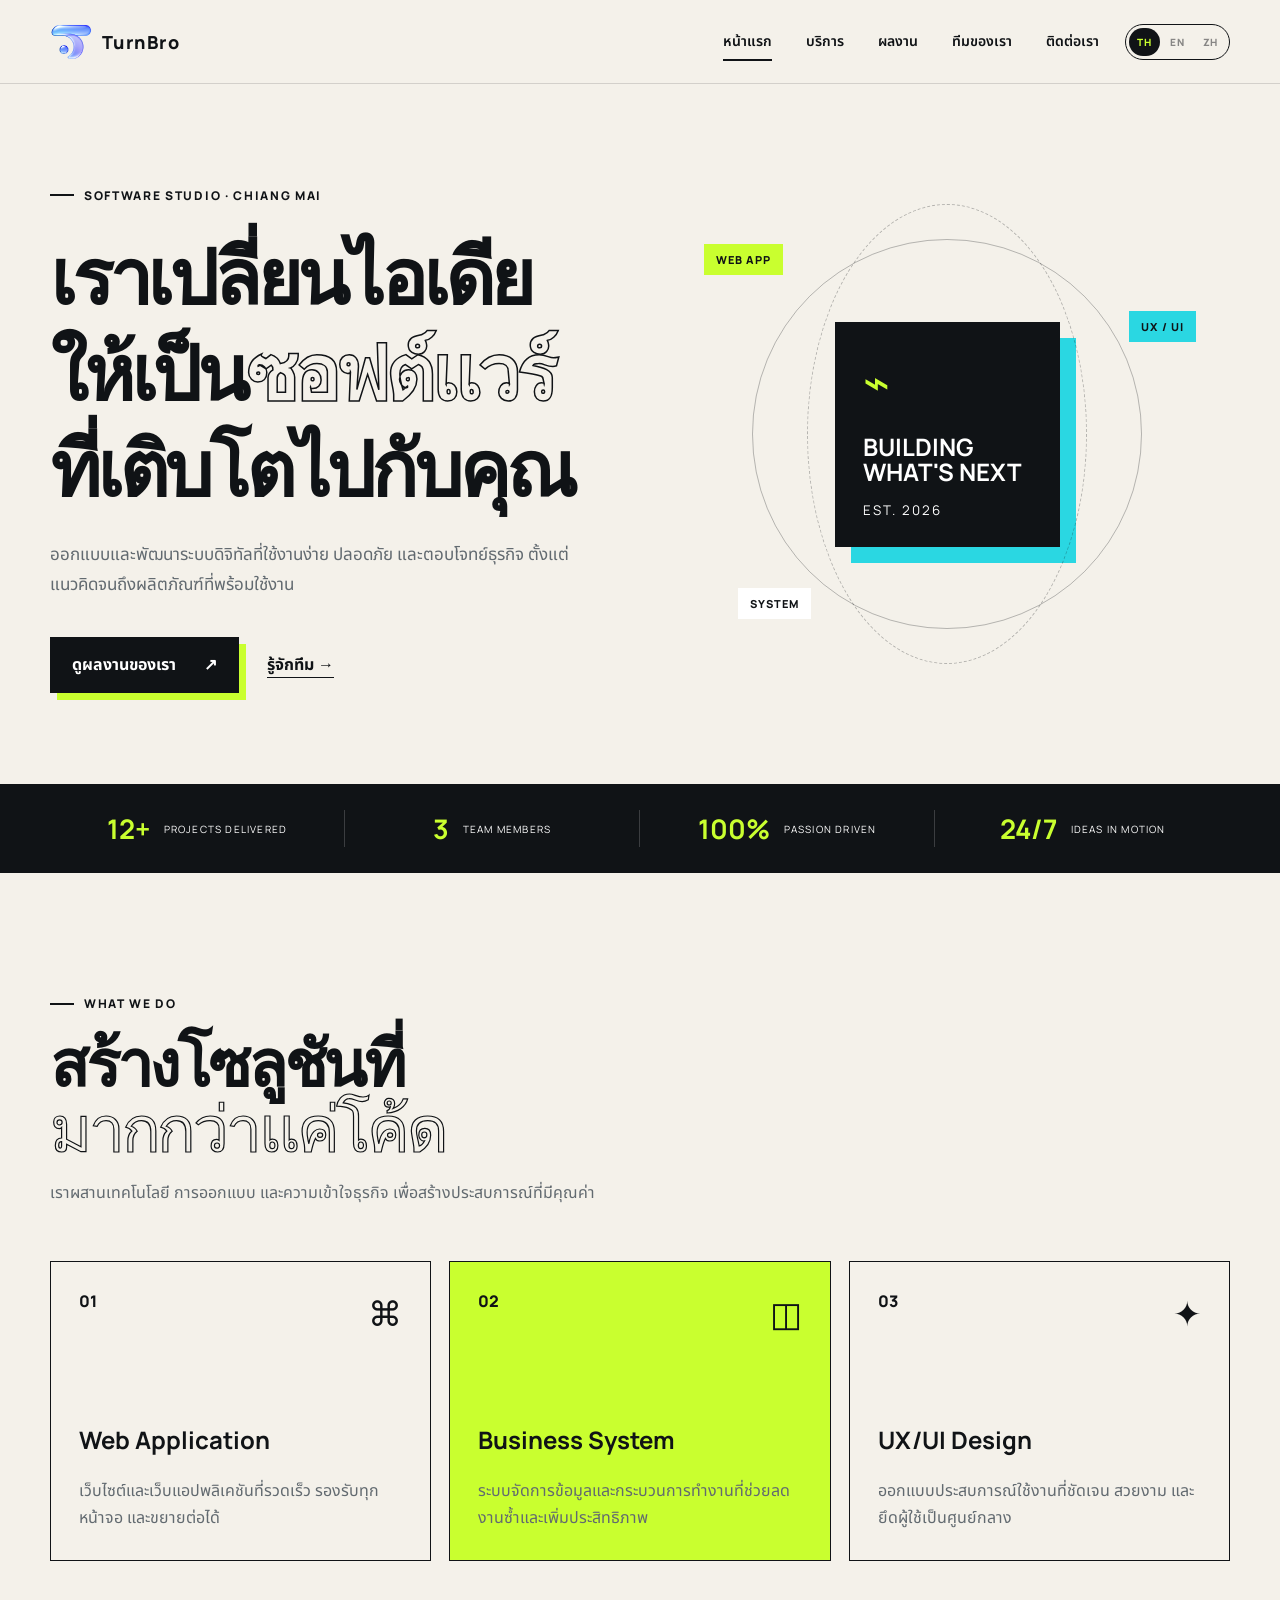
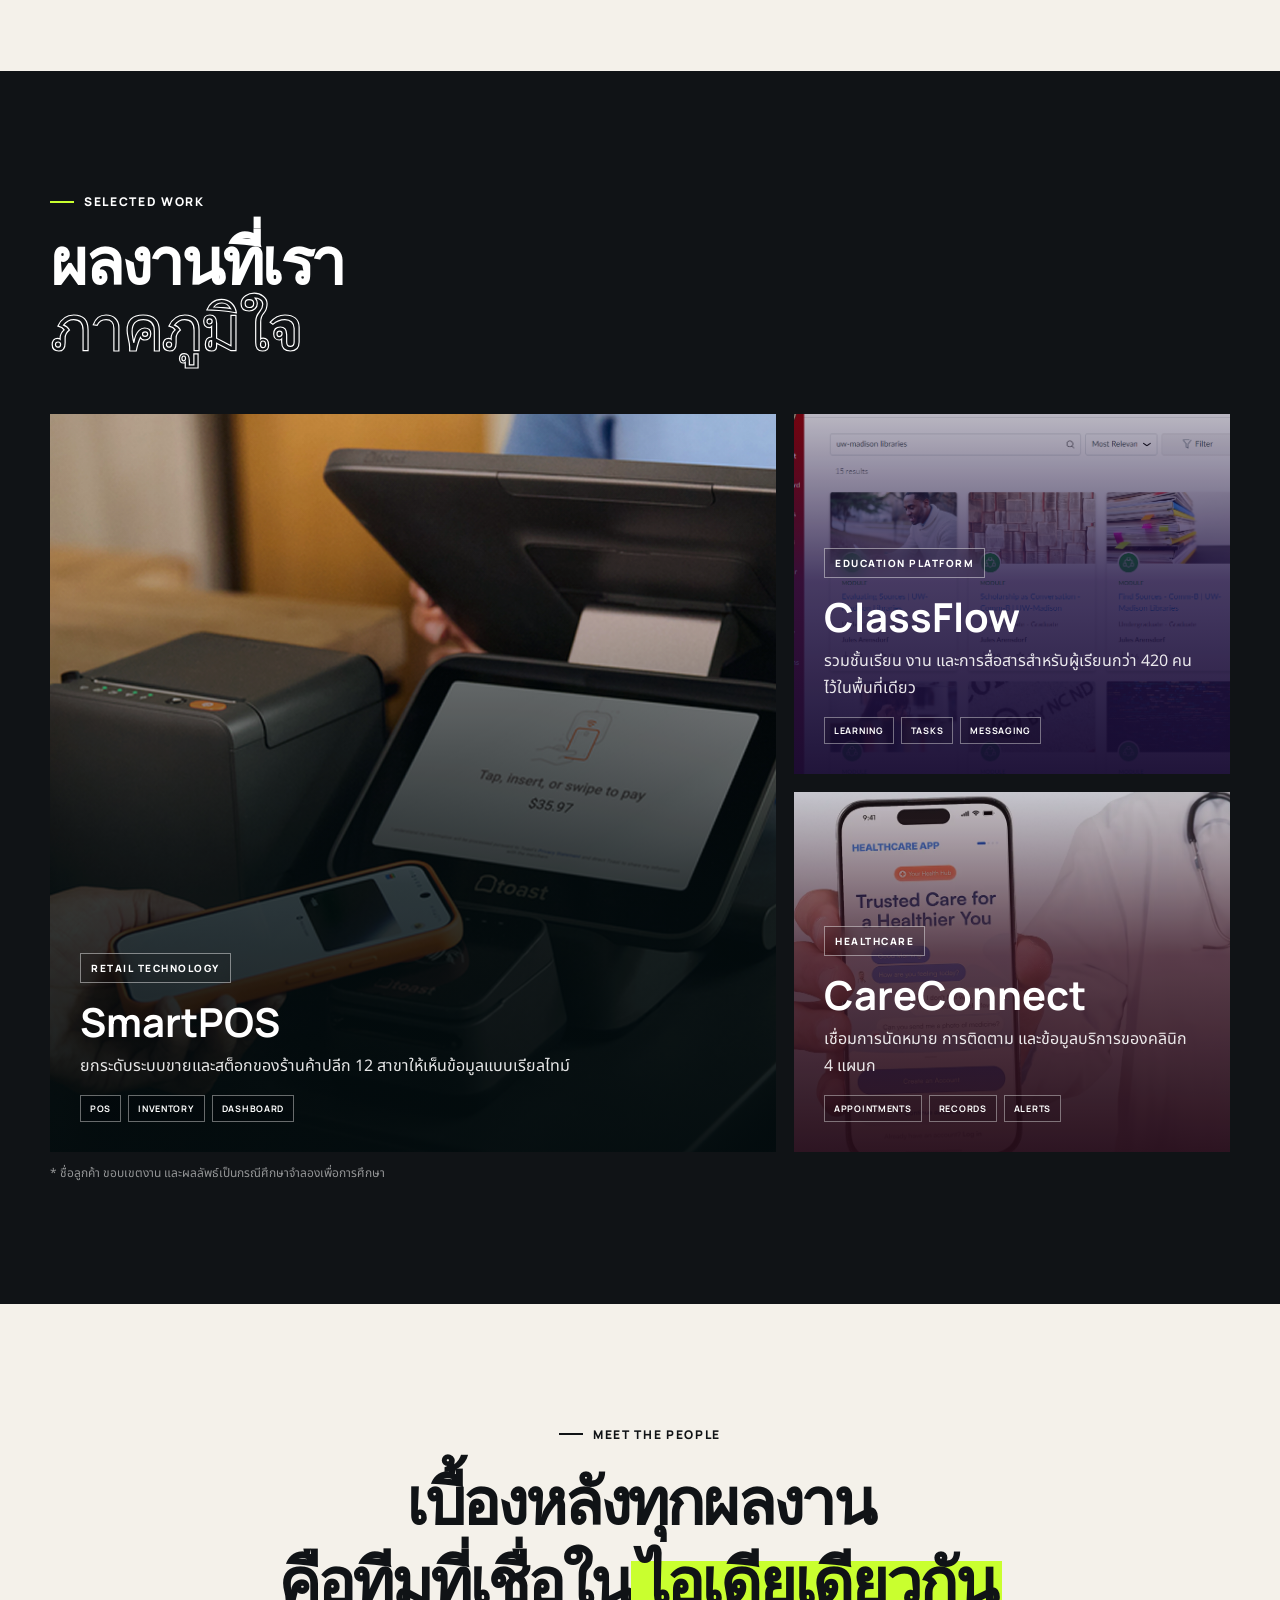
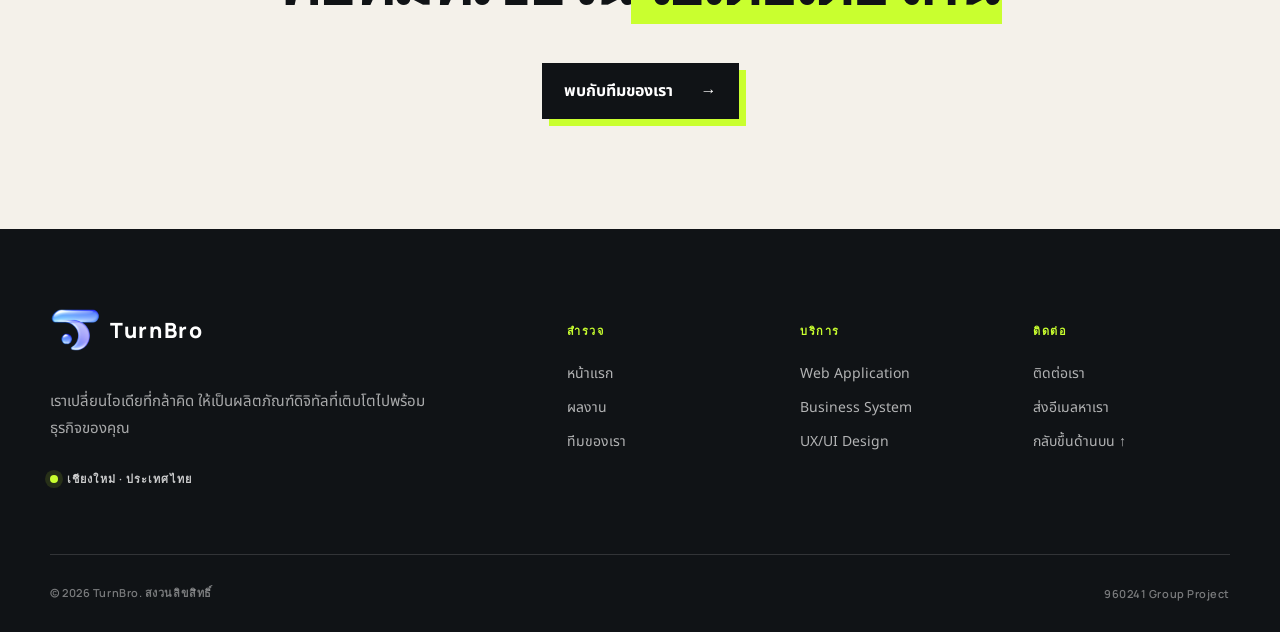
<file: index.html>
<!doctype html>
<html lang="th">
  <head>
    <meta charset="UTF-8">
    <meta name="viewport" content="width=device-width, initial-scale=1.0">
    <meta name="description" content="TurnBro Software บริษัทพัฒนาซอฟต์แวร์ที่เปลี่ยนไอเดียให้เป็นระบบที่ใช้งานได้จริง" data-i18n-content="home.metaDescription">
    <title>TurnBro Software | Digital solutions that work</title>
    <link rel="preconnect" href="https://fonts.googleapis.com">
    <link rel="preconnect" href="https://fonts.gstatic.com" crossorigin>
    <link href="https://fonts.googleapis.com/css2?family=Manrope:wght@400;600;700;800&family=Noto+Sans+Thai:wght@400;500;600;700&display=swap" rel="stylesheet">
    <link rel="stylesheet" href="css/style.css">
    <script src="js/script.js" defer></script>
  </head>
  <body id="top">
    <header class="site-header">
      <a class="brand" href="index.html" aria-label="TurnBro Software หน้าแรก" data-i18n-aria-label="common.homeAria">
        <img class="brand-logo" src="asset/image/logo.png" alt="">
        <span>TurnBro</span>
      </a>
      <div class="header-actions">
        <nav id="site-nav" class="site-nav" aria-label="เมนูหลัก" data-i18n-aria-label="common.mainNav">
          <a class="active" href="index.html" data-i18n="common.home">หน้าแรก</a>
          <a href="#services" data-i18n="common.services">บริการ</a>
          <a href="#work" data-i18n="common.work">ผลงาน</a>
          <a href="team.html" data-i18n="common.team">ทีมของเรา</a>
          <a href="contact.html" data-i18n="common.contact">ติดต่อเรา</a>
        </nav>
        <div class="language-toggle" role="group" aria-label="เลือกภาษา" data-i18n-aria-label="common.chooseLanguage">
          <button type="button" data-language="th" aria-label="ภาษาไทย">TH</button><button type="button" data-language="en" aria-label="English">EN</button><button type="button" data-language="zh" aria-label="简体中文">ZH</button>
        </div>
        <button class="menu-button" type="button" aria-expanded="false" aria-controls="site-nav" data-i18n="common.menu">เมนู</button>
      </div>
    </header>

    <main>
      <section class="hero section-shell">
        <div class="hero-copy reveal">
          <p class="eyebrow"><span></span> SOFTWARE STUDIO · CHIANG MAI</p>
          <h1 data-i18n-html="home.heroTitle">เราเปลี่ยนไอเดีย<br>ให้เป็น<span>ซอฟต์แวร์</span><br>ที่เติบโตไปกับคุณ</h1>
          <p class="hero-description" data-i18n="home.heroDescription">ออกแบบและพัฒนาระบบดิจิทัลที่ใช้งานง่าย ปลอดภัย และตอบโจทย์ธุรกิจ ตั้งแต่แนวคิดจนถึงผลิตภัณฑ์ที่พร้อมใช้งาน</p>
          <div class="hero-actions">
            <a class="button primary" href="#work"><span data-i18n="home.viewWork">ดูผลงานของเรา</span> <span>↗</span></a>
            <a class="text-link" href="team.html"><span data-i18n="home.meetTeam">รู้จักทีม</span> <span>→</span></a>
          </div>
        </div>
        <div class="hero-visual reveal" aria-label="ภาพประกอบระบบดิจิทัล" data-i18n-aria-label="home.heroVisualAria">
          <div class="orbit orbit-one"></div>
          <div class="orbit orbit-two"></div>
          <div class="core-card">
            <span class="core-icon">⌁</span>
            <strong>BUILDING<br>WHAT'S NEXT</strong>
            <small>EST. 2026</small>
          </div>
          <span class="float-label label-one">WEB APP</span>
          <span class="float-label label-two">UX / UI</span>
          <span class="float-label label-three">SYSTEM</span>
        </div>
      </section>

      <section class="stats-bar" aria-label="สถิติบริษัท" data-i18n-aria-label="home.statsAria">
        <div><strong>12+</strong><span>PROJECTS DELIVERED</span></div>
        <div><strong>3</strong><span>TEAM MEMBERS</span></div>
        <div><strong>100%</strong><span>PASSION DRIVEN</span></div>
        <div><strong>24/7</strong><span>IDEAS IN MOTION</span></div>
      </section>

      <section id="services" class="services section-shell section-block">
        <div class="section-heading reveal">
          <p class="eyebrow"><span></span> WHAT WE DO</p>
          <h2 data-i18n-html="home.servicesTitle">สร้างโซลูชันที่<br><em>มากกว่าแค่โค้ด</em></h2>
          <p data-i18n="home.servicesDescription">เราผสานเทคโนโลยี การออกแบบ และความเข้าใจธุรกิจ เพื่อสร้างประสบการณ์ที่มีคุณค่า</p>
        </div>
        <div class="service-grid">
          <a class="service-card reveal" href="web-application.html">
            <span class="card-number">01</span><span class="card-icon">⌘</span>
            <h3>Web Application</h3>
            <p data-i18n="home.webAppDescription">เว็บไซต์และเว็บแอปพลิเคชันที่รวดเร็ว รองรับทุกหน้าจอ และขยายต่อได้</p>
          </a>
          <a class="service-card featured reveal" href="business-system.html">
            <span class="card-number">02</span><span class="card-icon">◫</span>
            <h3>Business System</h3>
            <p data-i18n="home.businessSystemDescription">ระบบจัดการข้อมูลและกระบวนการทำงานที่ช่วยลดงานซ้ำและเพิ่มประสิทธิภาพ</p>
          </a>
          <a class="service-card reveal" href="ux-ui-design.html">
            <span class="card-number">03</span><span class="card-icon">✦</span>
            <h3>UX/UI Design</h3>
            <p data-i18n="home.uxDescription">ออกแบบประสบการณ์ใช้งานที่ชัดเจน สวยงาม และยึดผู้ใช้เป็นศูนย์กลาง</p>
          </a>
        </div>
      </section>

      <section id="work" class="work-section section-block">
        <div class="section-shell">
          <div class="section-heading light reveal">
            <p class="eyebrow"><span></span> SELECTED WORK</p>
            <h2 data-i18n-html="home.workTitle">ผลงานที่เรา<br><em>ภาคภูมิใจ</em></h2>
          </div>
          <div class="project-grid">
            <article class="project-card project-pos reveal">
              <p class="project-kicker">RETAIL TECHNOLOGY</p>
              <h3>SmartPOS</h3>
              <p class="project-summary" data-i18n="home.smartPosDescription">ระบบขายหน้าร้านและจัดการสต็อกแบบเรียลไทม์</p>
              <div class="project-tags"><span>POS</span><span>Inventory</span><span>Dashboard</span></div>
            </article>
            <article class="project-card project-school reveal">
              <p class="project-kicker">EDUCATION PLATFORM</p>
              <h3>ClassFlow</h3>
              <p class="project-summary" data-i18n="home.classFlowDescription">พื้นที่จัดการชั้นเรียน งาน และการสื่อสารในที่เดียว</p>
              <div class="project-tags"><span>Learning</span><span>Tasks</span><span>Messaging</span></div>
            </article>
            <article class="project-card project-health reveal">
              <p class="project-kicker">HEALTHCARE</p>
              <h3>CareConnect</h3>
              <p class="project-summary" data-i18n="home.careConnectDescription">ระบบนัดหมายและติดตามข้อมูลการดูแลสุขภาพ</p>
              <div class="project-tags"><span>Appointments</span><span>Records</span><span>Alerts</span></div>
            </article>
          </div>
          <p class="project-note" data-i18n="home.projectNote">* ผลงานเป็นกรณีศึกษาจำลองเพื่อการศึกษา</p>
        </div>
      </section>

      <section class="cta section-shell section-block reveal">
        <p class="eyebrow"><span></span> MEET THE PEOPLE</p>
        <h2 data-i18n-html="home.ctaTitle">เบื้องหลังทุกผลงาน<br>คือทีมที่เชื่อใน<span>ไอเดียเดียวกัน</span></h2>
        <a class="button primary" href="team.html"><span data-i18n="home.meetOurTeam">พบกับทีมของเรา</span> <span>→</span></a>
      </section>
    </main>

    <footer class="site-footer">
      <div class="footer-main">
        <div class="footer-brand"><a class="brand" href="index.html" aria-label="TurnBro home"><img class="brand-logo" src="asset/image/logo.png" alt=""><span>TurnBro</span></a><p data-i18n="footer.tagline">เราเปลี่ยนไอเดียที่กล้าคิด ให้เป็นผลิตภัณฑ์ดิจิทัลที่เติบโตไปพร้อมธุรกิจของคุณ</p><span class="footer-location" data-i18n="footer.location">เชียงใหม่ · ประเทศไทย</span></div>
        <div class="footer-nav">
          <div><h2 data-i18n="footer.explore">สำรวจ</h2><a href="index.html" data-i18n="common.home">หน้าแรก</a><a href="index.html#work" data-i18n="common.work">ผลงาน</a><a href="team.html" data-i18n="common.team">ทีมของเรา</a></div>
          <div><h2 data-i18n="footer.services">บริการ</h2><a href="web-application.html" data-i18n="footer.webApp">Web Application</a><a href="business-system.html" data-i18n="footer.businessSystem">Business System</a><a href="ux-ui-design.html" data-i18n="footer.uxui">UX/UI Design</a></div>
          <div><h2 data-i18n="footer.connect">ติดต่อ</h2><a href="contact.html" data-i18n="common.contact">ติดต่อเรา</a><a href="mailto:hello@turnbro.example" data-i18n="footer.email">ส่งอีเมลหาเรา</a><a href="#top" data-i18n="common.backToTop">กลับขึ้นด้านบน ↑</a></div>
        </div>
      </div>
      <div class="footer-bottom"><p data-i18n="footer.copyright">© 2026 TurnBro. สงวนลิขสิทธิ์</p><p data-i18n="footer.academic">960241 Group Project</p></div>
    </footer>
  </body>
</html>
</file>
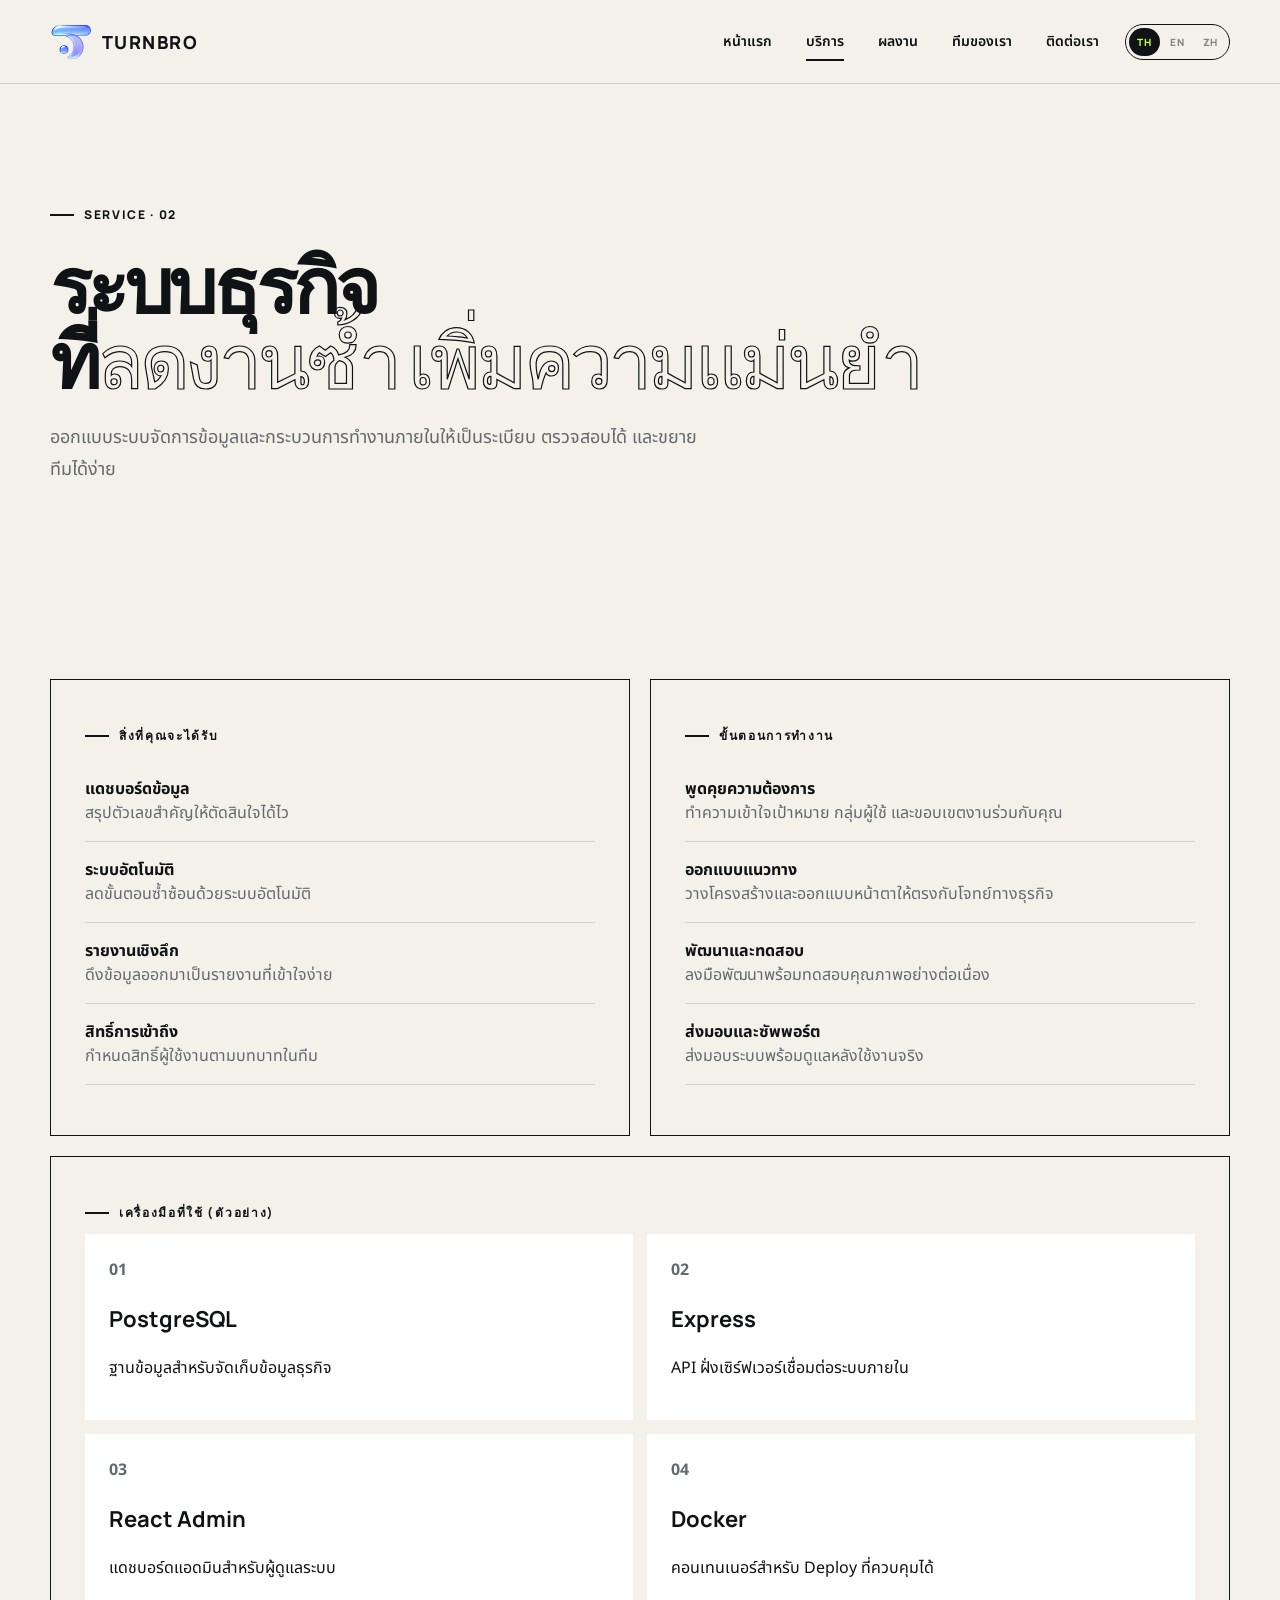
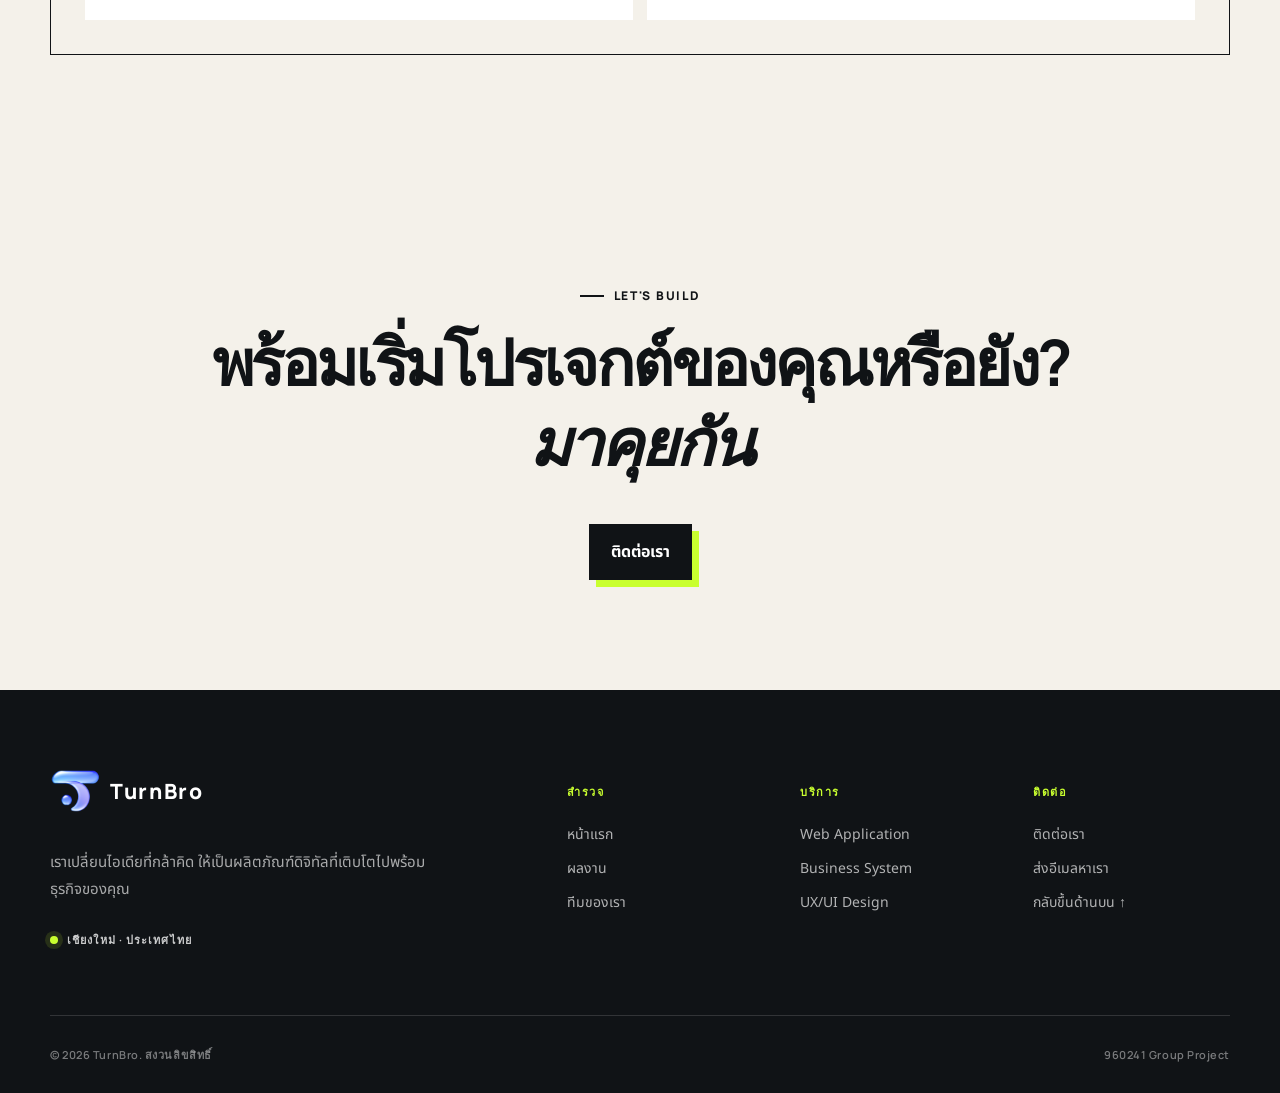
<file: business-system.html>
<!doctype html>
<html lang="th">
  <head>
    <meta charset="UTF-8">
    <meta name="viewport" content="width=device-width, initial-scale=1.0">
    <title data-i18n-title="service.biz.title">Business System | TurnBro Software</title>
    <link rel="preconnect" href="https://fonts.googleapis.com">
    <link rel="preconnect" href="https://fonts.gstatic.com" crossorigin>
    <link href="https://fonts.googleapis.com/css2?family=Manrope:wght@400;600;700;800&family=Noto+Sans+Thai:wght@400;500;600;700&display=swap" rel="stylesheet">
    <link rel="stylesheet" href="css/style.css">
    <script src="js/script.js" defer></script>
  </head>
  <body>
    <header class="site-header">
      <a class="brand" href="index.html" aria-label="TurnBro home"><img class="brand-logo" src="asset/image/logo.png" alt=""><span>TURNBRO</span></a>
      <div class="header-actions">
        <nav id="site-nav" class="site-nav" aria-label="เมนูหลัก" data-i18n-aria-label="common.mainNav">
          <a href="index.html" data-i18n="common.home">หน้าแรก</a><a class="active" href="index.html#services" data-i18n="common.services">บริการ</a><a href="index.html#work" data-i18n="common.work">ผลงาน</a><a href="team.html" data-i18n="common.team">ทีมของเรา</a><a href="contact.html" data-i18n="common.contact">ติดต่อเรา</a>
        </nav>
        <div class="language-toggle" role="group" aria-label="เลือกภาษา" data-i18n-aria-label="common.chooseLanguage"><button type="button" data-language="th" aria-label="ภาษาไทย">TH</button><button type="button" data-language="en" aria-label="English">EN</button><button type="button" data-language="zh" aria-label="简体中文">ZH</button></div>
        <button class="menu-button" type="button" aria-expanded="false" aria-controls="site-nav" data-i18n="common.menu">เมนู</button>
      </div>
    </header>

    <main>
      <section class="page-hero section-shell reveal">
        <p class="eyebrow"><span></span> SERVICE · 02</p>
        <h1 data-i18n-html="service.biz.heroTitle">ระบบธุรกิจ<br>ที่<em>ลดงานซ้ำ เพิ่มความแม่นยำ</em></h1>
        <p data-i18n="service.biz.heroDescription">ออกแบบระบบจัดการข้อมูลและกระบวนการทำงานภายในให้เป็นระเบียบ ตรวจสอบได้ และขยายทีมได้ง่าย</p>
      </section>

      <section class="profile-content section-shell section-block">
        <article class="info-block reveal">
          <p class="eyebrow"><span></span> <b data-i18n="service.getTitle">สิ่งที่คุณจะได้รับ</b></p>
          <ul class="timeline">
            <li><b data-i18n="service.biz.item1Title">แดชบอร์ดข้อมูล</b><span data-i18n="service.biz.item1Desc">สรุปตัวเลขสำคัญให้ตัดสินใจได้ไว</span></li>
            <li><b data-i18n="service.biz.item2Title">ระบบอัตโนมัติ</b><span data-i18n="service.biz.item2Desc">ลดขั้นตอนซ้ำซ้อนด้วยระบบอัตโนมัติ</span></li>
            <li><b data-i18n="service.biz.item3Title">รายงานเชิงลึก</b><span data-i18n="service.biz.item3Desc">ดึงข้อมูลออกมาเป็นรายงานที่เข้าใจง่าย</span></li>
            <li><b data-i18n="service.biz.item4Title">สิทธิ์การเข้าถึง</b><span data-i18n="service.biz.item4Desc">กำหนดสิทธิ์ผู้ใช้งานตามบทบาทในทีม</span></li>
          </ul>
        </article>
        <article class="info-block reveal">
          <p class="eyebrow"><span></span> <b data-i18n="service.processTitle">ขั้นตอนการทำงาน</b></p>
          <ol class="timeline">
            <li><b data-i18n="service.processStep1Title">พูดคุยความต้องการ</b><span data-i18n="service.processStep1Desc">ทำความเข้าใจเป้าหมาย กลุ่มผู้ใช้ และขอบเขตงานร่วมกับคุณ</span></li>
            <li><b data-i18n="service.processStep2Title">ออกแบบแนวทาง</b><span data-i18n="service.processStep2Desc">วางโครงสร้างและออกแบบหน้าตาให้ตรงกับโจทย์ทางธุรกิจ</span></li>
            <li><b data-i18n="service.processStep3Title">พัฒนาและทดสอบ</b><span data-i18n="service.processStep3Desc">ลงมือพัฒนาพร้อมทดสอบคุณภาพอย่างต่อเนื่อง</span></li>
            <li><b data-i18n="service.processStep4Title">ส่งมอบและซัพพอร์ต</b><span data-i18n="service.processStep4Desc">ส่งมอบระบบพร้อมดูแลหลังใช้งานจริง</span></li>
          </ol>
        </article>
        <article class="info-block wide reveal">
          <p class="eyebrow"><span></span> <b data-i18n="service.toolsTitle">เครื่องมือที่ใช้ (ตัวอย่าง)</b></p>
          <div class="mini-projects">
            <div><strong>01</strong><h3>PostgreSQL</h3><p data-i18n="service.biz.tool1">ฐานข้อมูลสำหรับจัดเก็บข้อมูลธุรกิจ</p></div>
            <div><strong>02</strong><h3>Express</h3><p data-i18n="service.biz.tool2">API ฝั่งเซิร์ฟเวอร์เชื่อมต่อระบบภายใน</p></div>
            <div><strong>03</strong><h3>React Admin</h3><p data-i18n="service.biz.tool3">แดชบอร์ดแอดมินสำหรับผู้ดูแลระบบ</p></div>
            <div><strong>04</strong><h3>Docker</h3><p data-i18n="service.biz.tool4">คอนเทนเนอร์สำหรับ Deploy ที่ควบคุมได้</p></div>
          </div>
        </article>
      </section>

      <section class="cta section-shell section-block reveal">
        <p class="eyebrow"><span></span> LET'S BUILD</p>
        <h2 data-i18n-html="service.ctaTitle">พร้อมเริ่มโปรเจกต์ของคุณหรือยัง?<br><em>มาคุยกัน</em></h2>
        <a class="button primary" href="contact.html"><span data-i18n="service.ctaButton">ติดต่อเรา</span></a>
      </section>
    </main>

    <footer class="site-footer">
      <div class="footer-main">
        <div class="footer-brand"><a class="brand" href="index.html" aria-label="TurnBro home"><img class="brand-logo" src="asset/image/logo.png" alt=""><span>TurnBro</span></a><p data-i18n="footer.tagline">เราเปลี่ยนไอเดียที่กล้าคิด ให้เป็นผลิตภัณฑ์ดิจิทัลที่เติบโตไปพร้อมธุรกิจของคุณ</p><span class="footer-location" data-i18n="footer.location">เชียงใหม่ · ประเทศไทย</span></div>
        <div class="footer-nav">
          <div><h2 data-i18n="footer.explore">สำรวจ</h2><a href="index.html" data-i18n="common.home">หน้าแรก</a><a href="index.html#work" data-i18n="common.work">ผลงาน</a><a href="team.html" data-i18n="common.team">ทีมของเรา</a></div>
          <div><h2 data-i18n="footer.services">บริการ</h2><a href="web-application.html" data-i18n="footer.webApp">Web Application</a><a href="business-system.html" data-i18n="footer.businessSystem">Business System</a><a href="ux-ui-design.html" data-i18n="footer.uxui">UX/UI Design</a></div>
          <div><h2 data-i18n="footer.connect">ติดต่อ</h2><a href="contact.html" data-i18n="common.contact">ติดต่อเรา</a><a href="mailto:hello@turnbro.example" data-i18n="footer.email">ส่งอีเมลหาเรา</a><a href="#top" data-i18n="common.backToTop">กลับขึ้นด้านบน ↑</a></div>
        </div>
      </div>
      <div class="footer-bottom"><p data-i18n="footer.copyright">© 2026 TurnBro. สงวนลิขสิทธิ์</p><p data-i18n="footer.academic">960241 Group Project</p></div>
    </footer>
  </body>
</html>
</file>
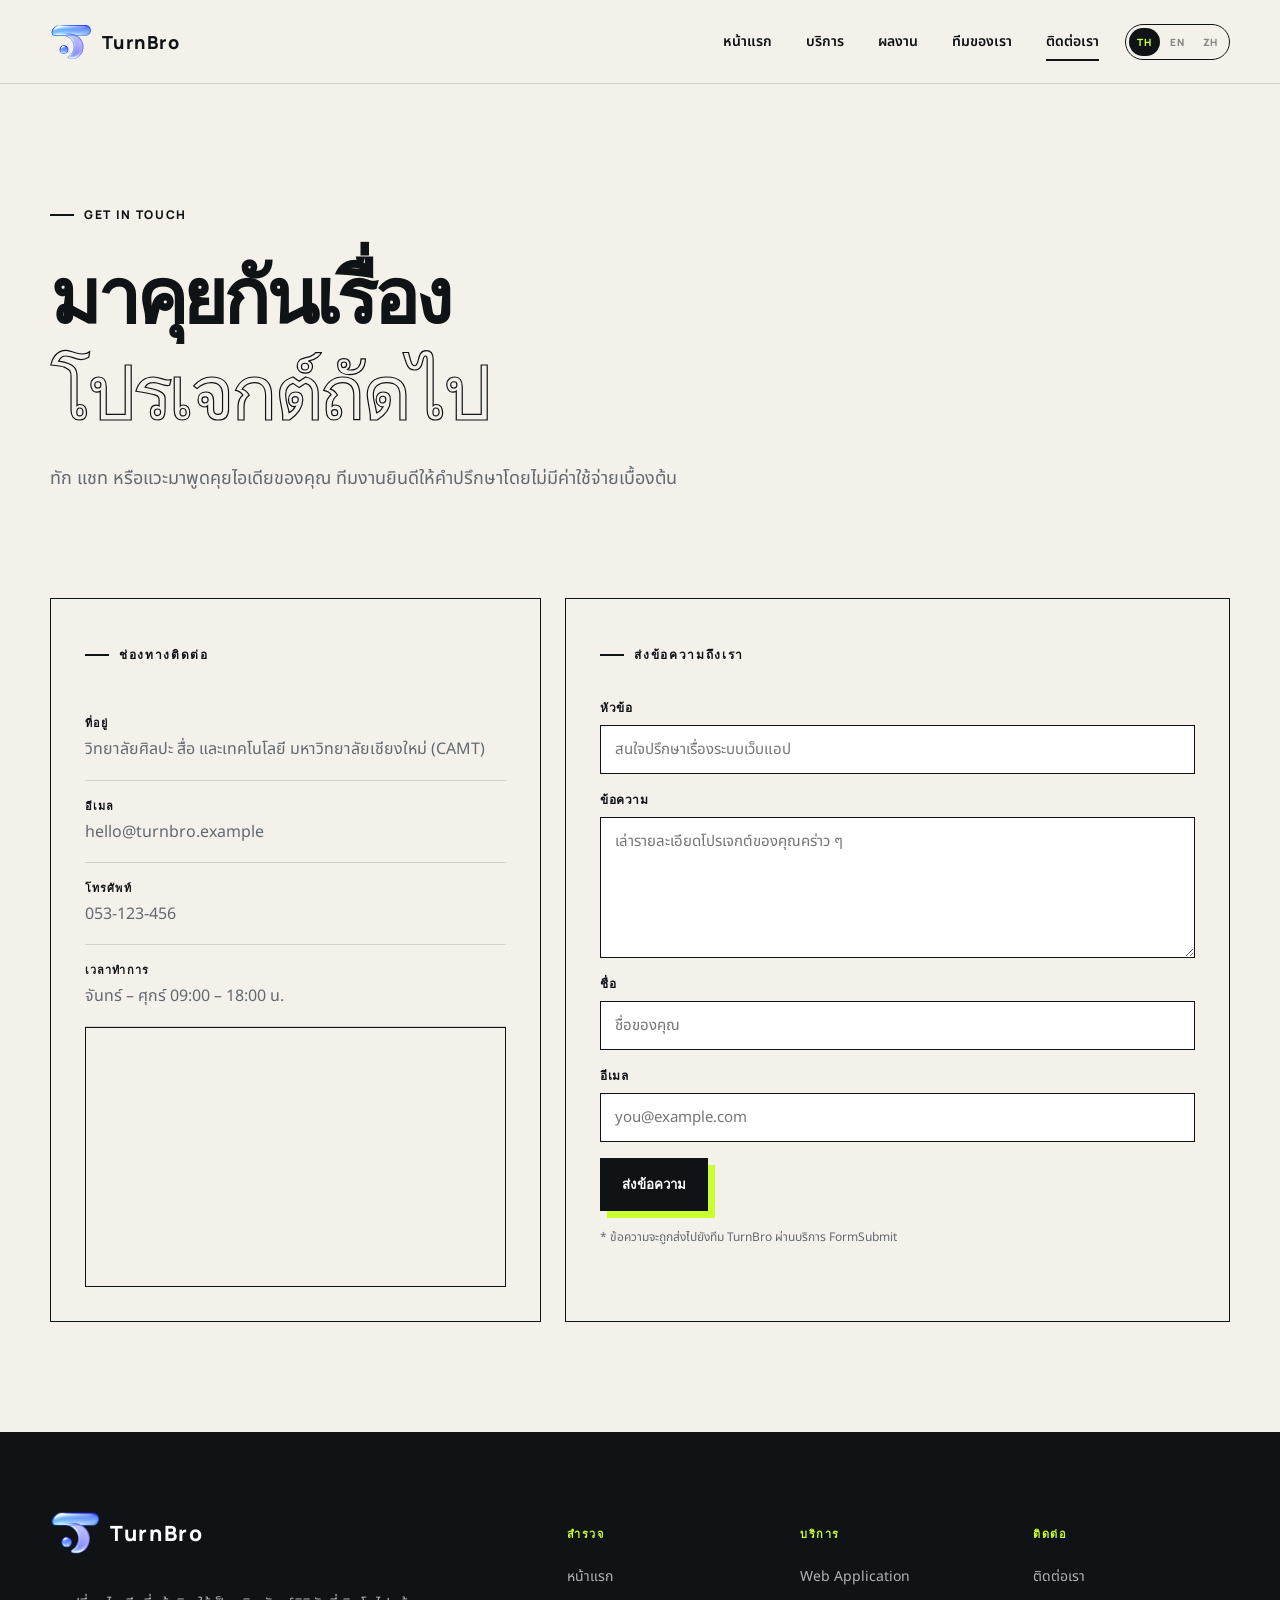
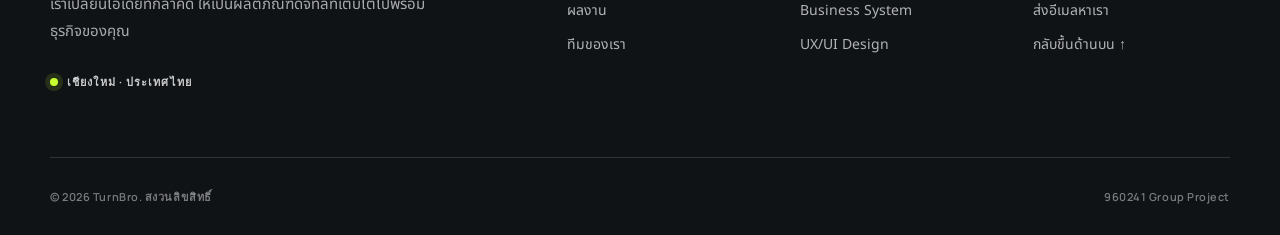
<file: contact.html>
<!doctype html>
<html lang="th">
  <head>
    <meta charset="UTF-8">
    <meta name="viewport" content="width=device-width, initial-scale=1.0">
    <title data-i18n-title="contact.title">ติดต่อเรา | TurnBro Software</title>
    <link rel="preconnect" href="https://fonts.googleapis.com">
    <link rel="preconnect" href="https://fonts.gstatic.com" crossorigin>
    <link href="https://fonts.googleapis.com/css2?family=Manrope:wght@400;600;700;800&family=Noto+Sans+Thai:wght@400;500;600;700&display=swap" rel="stylesheet">
    <link rel="stylesheet" href="css/style.css">
    <script src="js/script.js" defer></script>
  </head>
  <body>
    <header class="site-header">
      <a class="brand" href="index.html" aria-label="TurnBro home"><img class="brand-logo" src="asset/image/logo.png" alt=""><span>TurnBro</span></a>
      <div class="header-actions">
        <nav id="site-nav" class="site-nav" aria-label="เมนูหลัก" data-i18n-aria-label="common.mainNav">
          <a href="index.html" data-i18n="common.home">หน้าแรก</a><a href="index.html#services" data-i18n="common.services">บริการ</a><a href="index.html#work" data-i18n="common.work">ผลงาน</a><a href="team.html" data-i18n="common.team">ทีมของเรา</a><a class="active" href="contact.html" data-i18n="common.contact">ติดต่อเรา</a>
        </nav>
        <div class="language-toggle" role="group" aria-label="เลือกภาษา" data-i18n-aria-label="common.chooseLanguage"><button type="button" data-language="th" aria-label="ภาษาไทย">TH</button><button type="button" data-language="en" aria-label="English">EN</button><button type="button" data-language="zh" aria-label="简体中文">ZH</button></div>
        <button class="menu-button" type="button" aria-expanded="false" aria-controls="site-nav" data-i18n="common.menu">เมนู</button>
      </div>
    </header>

    <main>
      <section class="page-hero contact-hero section-shell reveal">
        <p class="eyebrow"><span></span> GET IN TOUCH</p>
        <h1 data-i18n-html="contact.heroTitle">มาคุยกันเรื่อง<br><em>โปรเจกต์ถัดไป</em></h1>
        <p data-i18n="contact.heroDescription">ทัก แชท หรือแวะมาพูดคุยไอเดียของคุณ ทีมงานยินดีให้คำปรึกษาโดยไม่มีค่าใช้จ่ายเบื้องต้น</p>
      </section>

      <section class="contact-grid section-shell section-block">
        <article class="info-block contact-info reveal">
          <p class="eyebrow"><span></span> <b data-i18n="contact.infoTitle">ช่องทางติดต่อ</b></p>
          <ul class="contact-list">
            <li><b data-i18n="contact.addressLabel">ที่อยู่</b><span data-i18n="contact.addressValue">วิทยาลัยศิลปะ สื่อ และเทคโนโลยี มหาวิทยาลัยเชียงใหม่ (CAMT)</span></li>
            <li><b data-i18n="contact.emailLabel">อีเมล</b><span data-i18n="contact.emailValue">hello@turnbro.example</span></li>
            <li><b data-i18n="contact.phoneLabel">โทรศัพท์</b><span data-i18n="contact.phoneValue">053-123-456</span></li>
            <li><b data-i18n="contact.hoursLabel">เวลาทำการ</b><span data-i18n="contact.hoursValue">จันทร์ – ศุกร์ 09:00 – 18:00 น.</span></li>
          </ul>
          <div class="contact-map">
            <iframe src="https://www.google.com/maps?q=College+of+Arts,+Media+and+Technology,+Chiang+Mai+University&output=embed" title="College of Arts, Media and Technology, Chiang Mai University" loading="lazy" referrerpolicy="no-referrer-when-downgrade" allowfullscreen></iframe>
          </div>
        </article>

        <article class="info-block contact-form-block reveal">
          <p class="eyebrow"><span></span> <b data-i18n="contact.formTitle">ส่งข้อความถึงเรา</b></p>
          <form class="contact-form" action="https://formsubmit.co/kora@thekorachan.com" method="POST">
            <input type="hidden" name="_subject" value="New message from the TurnBro website">
            <input type="hidden" name="_template" value="table">
            <input type="text" name="_honey" tabindex="-1" autocomplete="off" hidden>
            <label>
              <span data-i18n="contact.subjectLabel">หัวข้อ</span>
              <input type="text" name="Subject" data-i18n-placeholder="contact.subjectPlaceholder" placeholder="สนใจปรึกษาเรื่องระบบเว็บแอป" required>
            </label>
            <label>
              <span data-i18n="contact.messageLabel">ข้อความ</span>
              <textarea name="Message" rows="5" data-i18n-placeholder="contact.messagePlaceholder" placeholder="เล่ารายละเอียดโปรเจกต์ของคุณคร่าว ๆ" required></textarea>
            </label>
            <label>
              <span data-i18n="contact.nameLabel">ชื่อ</span>
              <input type="text" name="Name" data-i18n-placeholder="contact.namePlaceholder" placeholder="ชื่อของคุณ" autocomplete="name" required>
            </label>
            <label>
              <span data-i18n="contact.emailFieldLabel">อีเมล</span>
              <input type="email" name="Email" data-i18n-placeholder="contact.emailPlaceholder" placeholder="you@example.com" autocomplete="email" required>
            </label>
            <button class="button primary" type="submit"><span data-i18n="contact.submitButton">ส่งข้อความ</span></button>
          </form>
          <p class="contact-form-note" data-i18n="contact.formNote">* ข้อความจะถูกส่งไปยังทีม TurnBro ผ่านบริการ FormSubmit</p>
        </article>
      </section>
    </main>

    <footer class="site-footer">
      <div class="footer-main">
        <div class="footer-brand"><a class="brand" href="index.html" aria-label="TurnBro home"><img class="brand-logo" src="asset/image/logo.png" alt=""><span>TurnBro</span></a><p data-i18n="footer.tagline">เราเปลี่ยนไอเดียที่กล้าคิด ให้เป็นผลิตภัณฑ์ดิจิทัลที่เติบโตไปพร้อมธุรกิจของคุณ</p><span class="footer-location" data-i18n="footer.location">เชียงใหม่ · ประเทศไทย</span></div>
        <div class="footer-nav">
          <div><h2 data-i18n="footer.explore">สำรวจ</h2><a href="index.html" data-i18n="common.home">หน้าแรก</a><a href="index.html#work" data-i18n="common.work">ผลงาน</a><a href="team.html" data-i18n="common.team">ทีมของเรา</a></div>
          <div><h2 data-i18n="footer.services">บริการ</h2><a href="web-application.html" data-i18n="footer.webApp">Web Application</a><a href="business-system.html" data-i18n="footer.businessSystem">Business System</a><a href="ux-ui-design.html" data-i18n="footer.uxui">UX/UI Design</a></div>
          <div><h2 data-i18n="footer.connect">ติดต่อ</h2><a href="contact.html" data-i18n="common.contact">ติดต่อเรา</a><a href="mailto:hello@turnbro.example" data-i18n="footer.email">ส่งอีเมลหาเรา</a><a href="#top" data-i18n="common.backToTop">กลับขึ้นด้านบน ↑</a></div>
        </div>
      </div>
      <div class="footer-bottom"><p data-i18n="footer.copyright">© 2026 TurnBro. สงวนลิขสิทธิ์</p><p data-i18n="footer.academic">960241 Group Project</p></div>
    </footer>
  </body>
</html>
</file>
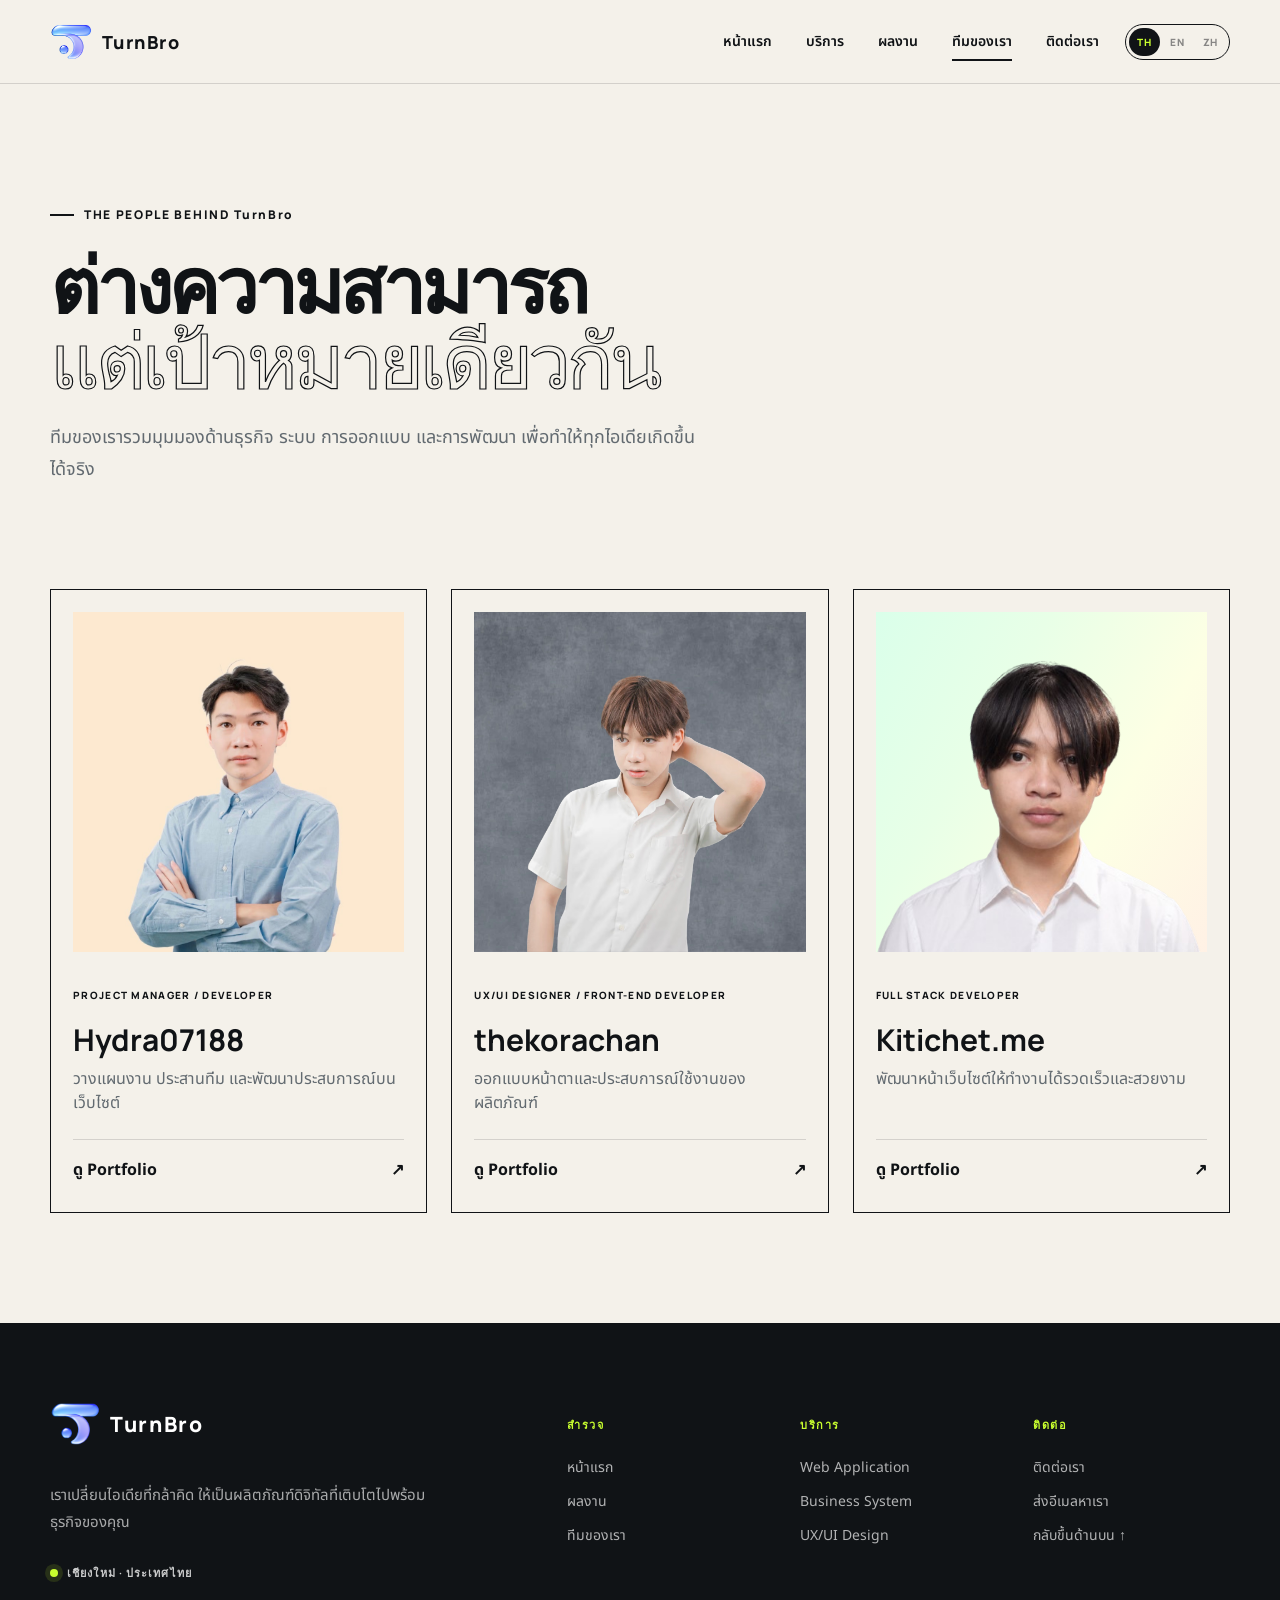
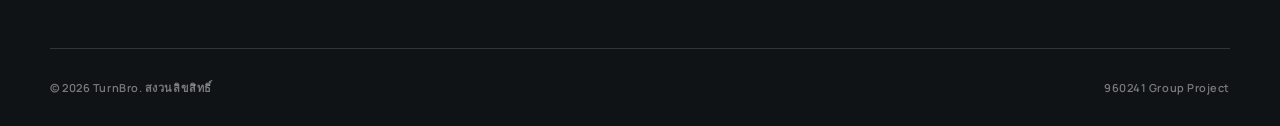
<file: team.html>
<!doctype html>
<html lang="th">
  <head>
    <meta charset="UTF-8">
    <meta name="viewport" content="width=device-width, initial-scale=1.0">
    <title data-i18n-title="team.title">ทีมของเรา | TurnBro Software</title>
    <link rel="preconnect" href="https://fonts.googleapis.com">
    <link rel="preconnect" href="https://fonts.gstatic.com" crossorigin>
    <link href="https://fonts.googleapis.com/css2?family=Manrope:wght@400;600;700;800&family=Noto+Sans+Thai:wght@400;500;600;700&display=swap" rel="stylesheet">
    <link rel="stylesheet" href="css/style.css">
    <script src="js/script.js" defer></script>
  </head>
  <body>
    <header class="site-header">
      <a class="brand" href="index.html" aria-label="TurnBro home"><img class="brand-logo" src="asset/image/logo.png" alt=""><span>TurnBro</span></a>
      <div class="header-actions">
        <nav id="site-nav" class="site-nav" aria-label="เมนูหลัก" data-i18n-aria-label="common.mainNav">
          <a href="index.html" data-i18n="common.home">หน้าแรก</a><a href="index.html#services" data-i18n="common.services">บริการ</a><a href="index.html#work" data-i18n="common.work">ผลงาน</a><a class="active" href="team.html" data-i18n="common.team">ทีมของเรา</a><a href="contact.html" data-i18n="common.contact">ติดต่อเรา</a>
        </nav>
        <div class="language-toggle" role="group" aria-label="เลือกภาษา" data-i18n-aria-label="common.chooseLanguage"><button type="button" data-language="th" aria-label="ภาษาไทย">TH</button><button type="button" data-language="en" aria-label="English">EN</button><button type="button" data-language="zh" aria-label="简体中文">ZH</button></div>
        <button class="menu-button" type="button" aria-expanded="false" aria-controls="site-nav" data-i18n="common.menu">เมนู</button>
      </div>
    </header>

    <main>
      <section class="page-hero section-shell reveal">
        <p class="eyebrow"><span></span> THE PEOPLE BEHIND TurnBro</p>
        <h1 data-i18n-html="team.heroTitle">ต่างความสามารถ<br><em>แต่เป้าหมายเดียวกัน</em></h1>
        <p data-i18n="team.heroDescription">ทีมของเรารวมมุมมองด้านธุรกิจ ระบบ การออกแบบ และการพัฒนา เพื่อทำให้ทุกไอเดียเกิดขึ้นได้จริง</p>
      </section>

      <section class="team-grid section-shell section-block">
        <article class="member-card reveal">
          <div class="member-avatar avatar-one"><img src="asset/image/Dich.jpeg" alt="Hydra07188" loading="lazy" decoding="async"></div>
          <p>PROJECT MANAGER / DEVELOPER</p>
          <h2>Hydra07188</h2>
          <span data-i18n="team.pmDescription">วางแผนงาน ประสานทีม และพัฒนาประสบการณ์บนเว็บไซต์</span>
          <a href="https://hydra07188.github.io/CV_682110172/" target="_blank" rel="noopener noreferrer"><span data-i18n="team.viewPortfolio">ดู Portfolio</span> <b>↗</b></a>
        </article>
        <article class="member-card reveal">
          <div class="member-avatar avatar-two"><img src="asset/image/Kora%27s%20Formal%20Photo%281%29.jpeg" alt="thekorachan" loading="lazy" decoding="async"></div>
          <p>UX/UI DESIGNER / FRONT-END DEVELOPER</p><h2 data-i18n="team.korachanName">thekorachan</h2>
          <span data-i18n="team.designerDescription">ออกแบบหน้าตาและประสบการณ์ใช้งานของผลิตภัณฑ์</span>
          <a href="https://thekorachan.com" target="_blank" rel="noopener noreferrer"><span data-i18n="team.viewPortfolio">ดู Portfolio</span> <b>↗</b></a>
        </article>
        <article class="member-card reveal">
          <div class="member-avatar avatar-three avatar-animated"><img class="portrait-contain" src="asset/image/Kitichet.png" alt="Kitichet" loading="lazy" decoding="async"></div>
          <p>FULL STACK DEVELOPER</p><h2>Kitichet.me</h2>
          <span data-i18n="team.frontendDescription">พัฒนาหน้าเว็บไซต์ให้ทำงานได้รวดเร็วและสวยงาม</span>
          <a href="https://kitichet.me" target="_blank" rel="noopener noreferrer"><span data-i18n="team.viewPortfolio">ดู Portfolio</span> <b>↗</b></a>
        </article>
      </section>
    </main>

    <footer class="site-footer">
      <div class="footer-main">
        <div class="footer-brand"><a class="brand" href="index.html" aria-label="TurnBro home"><img class="brand-logo" src="asset/image/logo.png" alt=""><span>TurnBro</span></a><p data-i18n="footer.tagline">เราเปลี่ยนไอเดียที่กล้าคิด ให้เป็นผลิตภัณฑ์ดิจิทัลที่เติบโตไปพร้อมธุรกิจของคุณ</p><span class="footer-location" data-i18n="footer.location">เชียงใหม่ · ประเทศไทย</span></div>
        <div class="footer-nav">
          <div><h2 data-i18n="footer.explore">สำรวจ</h2><a href="index.html" data-i18n="common.home">หน้าแรก</a><a href="index.html#work" data-i18n="common.work">ผลงาน</a><a href="team.html" data-i18n="common.team">ทีมของเรา</a></div>
          <div><h2 data-i18n="footer.services">บริการ</h2><a href="web-application.html" data-i18n="footer.webApp">Web Application</a><a href="business-system.html" data-i18n="footer.businessSystem">Business System</a><a href="ux-ui-design.html" data-i18n="footer.uxui">UX/UI Design</a></div>
          <div><h2 data-i18n="footer.connect">ติดต่อ</h2><a href="contact.html" data-i18n="common.contact">ติดต่อเรา</a><a href="mailto:hello@turnbro.example" data-i18n="footer.email">ส่งอีเมลหาเรา</a><a href="#top" data-i18n="common.backToTop">กลับขึ้นด้านบน ↑</a></div>
        </div>
      </div>
      <div class="footer-bottom"><p data-i18n="footer.copyright">© 2026 TurnBro. สงวนลิขสิทธิ์</p><p data-i18n="footer.academic">960241 Group Project</p></div>
    </footer>
  </body>
</html>
</file>
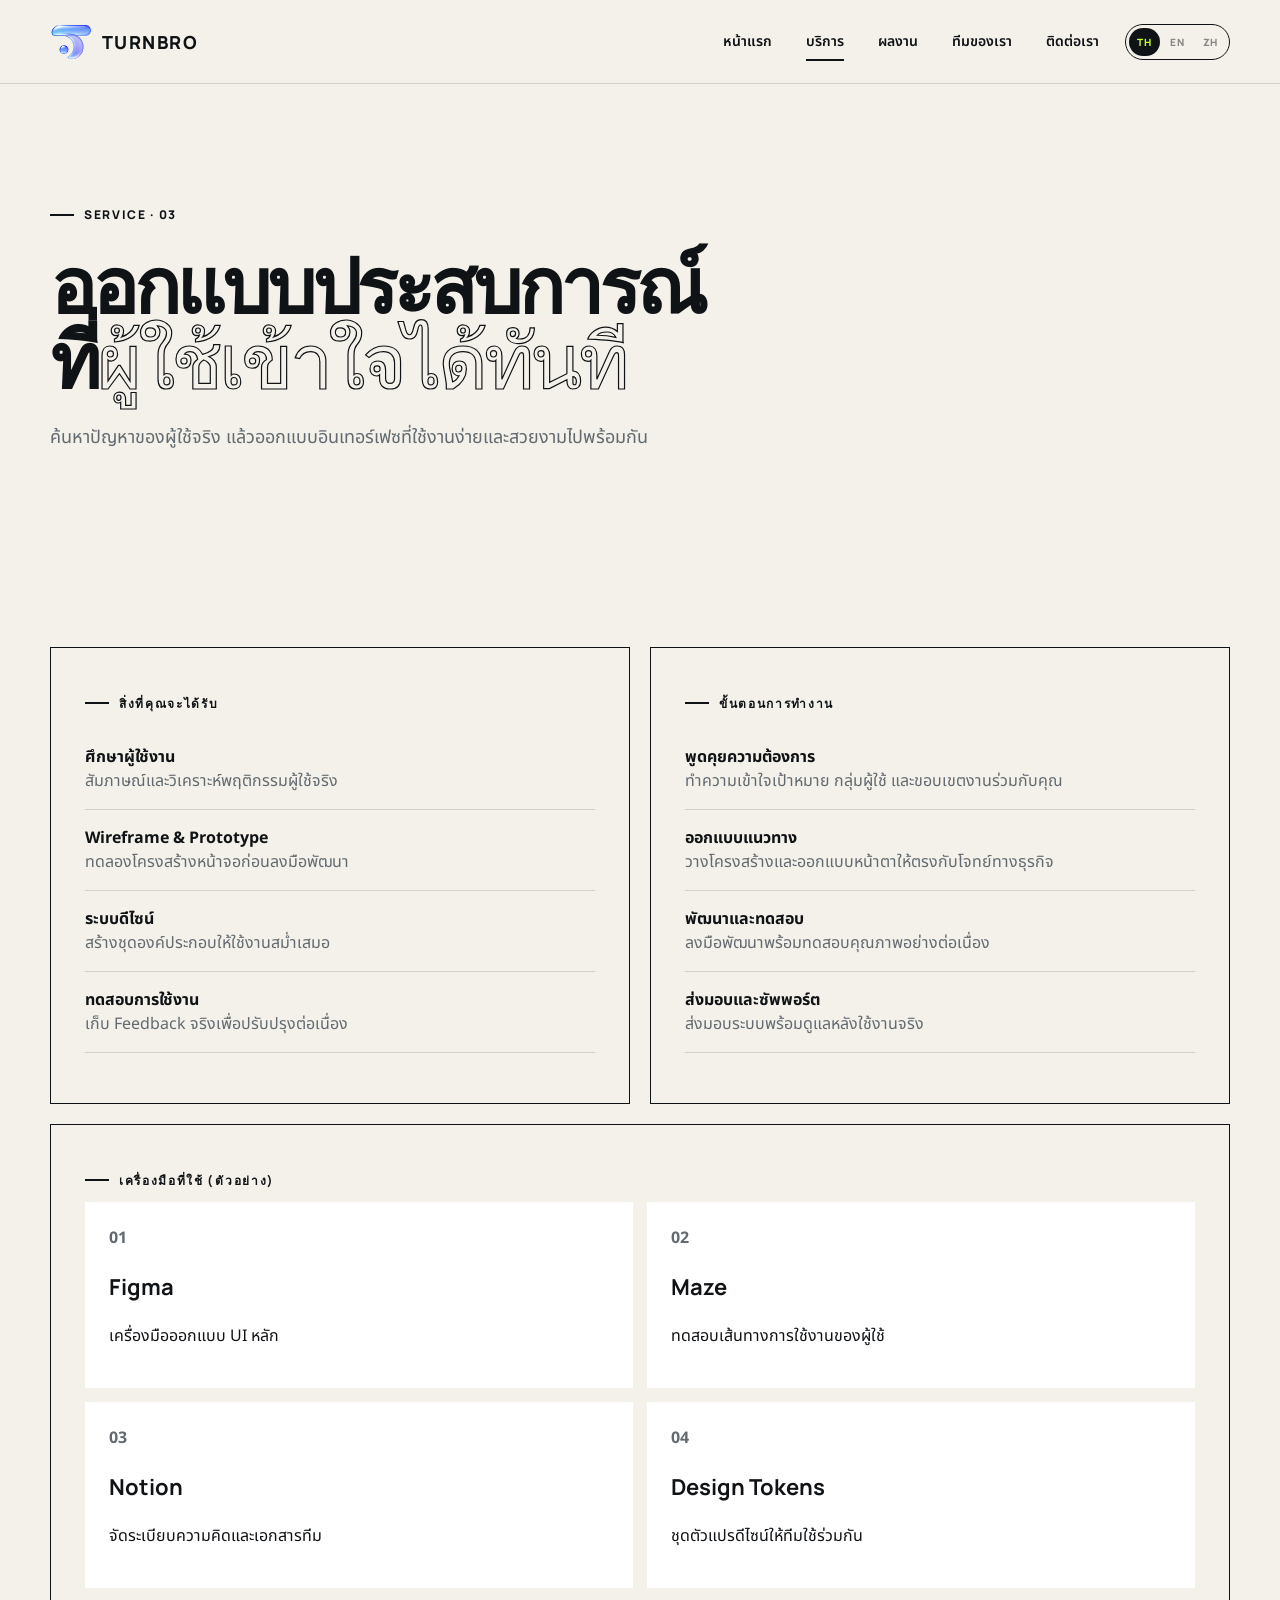
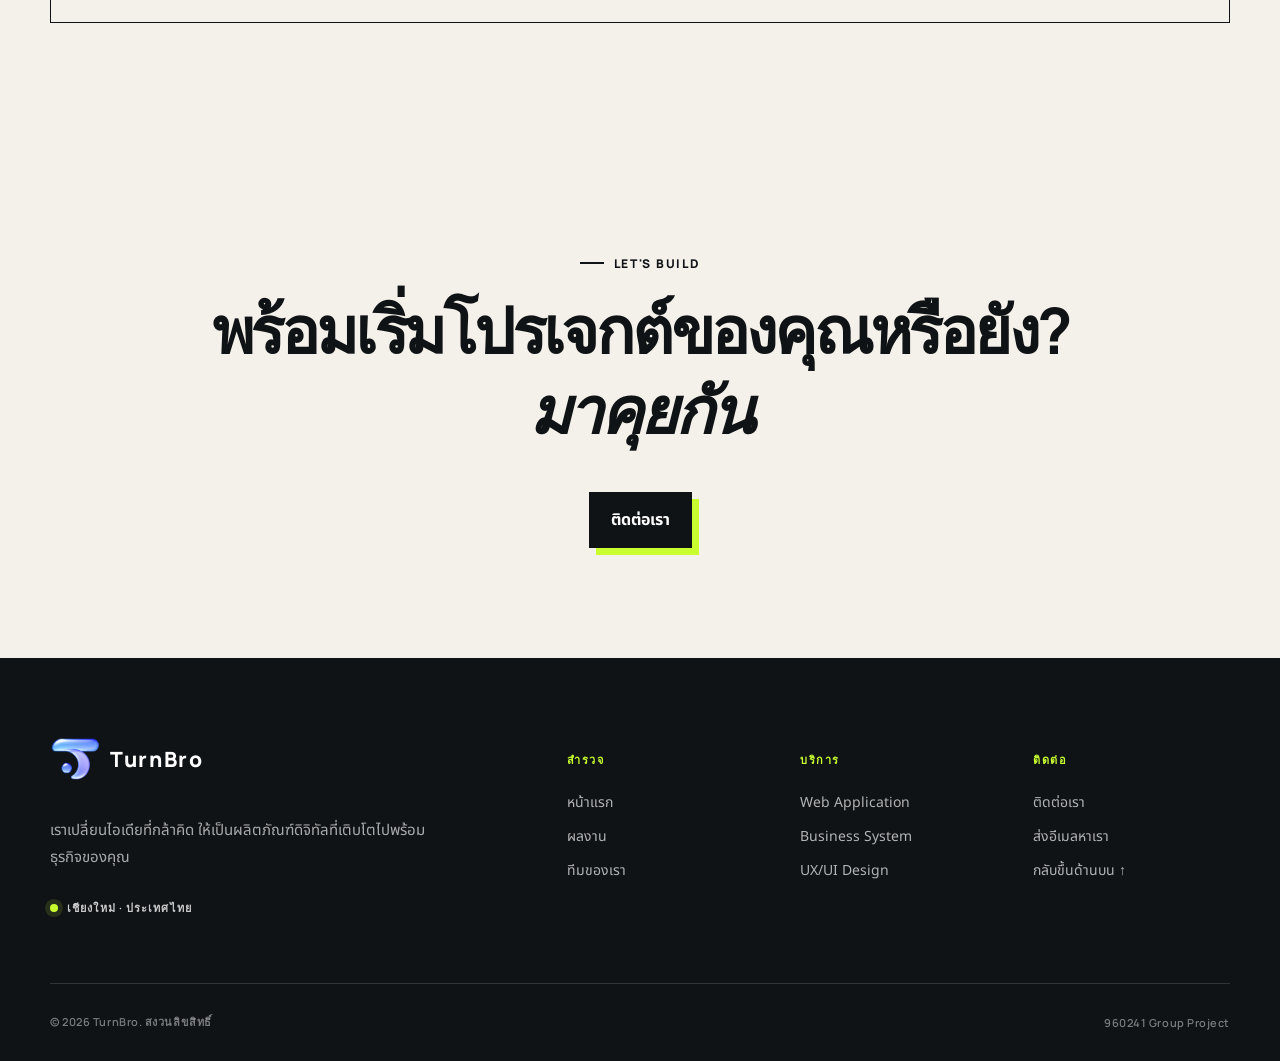
<file: ux-ui-design.html>
<!doctype html>
<html lang="th">
  <head>
    <meta charset="UTF-8">
    <meta name="viewport" content="width=device-width, initial-scale=1.0">
    <title data-i18n-title="service.ux.title">UX/UI Design | TurnBro Software</title>
    <link rel="preconnect" href="https://fonts.googleapis.com">
    <link rel="preconnect" href="https://fonts.gstatic.com" crossorigin>
    <link href="https://fonts.googleapis.com/css2?family=Manrope:wght@400;600;700;800&family=Noto+Sans+Thai:wght@400;500;600;700&display=swap" rel="stylesheet">
    <link rel="stylesheet" href="css/style.css">
    <script src="js/script.js" defer></script>
  </head>
  <body>
    <header class="site-header">
      <a class="brand" href="index.html" aria-label="TurnBro home"><img class="brand-logo" src="asset/image/logo.png" alt=""><span>TURNBRO</span></a>
      <div class="header-actions">
        <nav id="site-nav" class="site-nav" aria-label="เมนูหลัก" data-i18n-aria-label="common.mainNav">
          <a href="index.html" data-i18n="common.home">หน้าแรก</a><a class="active" href="index.html#services" data-i18n="common.services">บริการ</a><a href="index.html#work" data-i18n="common.work">ผลงาน</a><a href="team.html" data-i18n="common.team">ทีมของเรา</a><a href="contact.html" data-i18n="common.contact">ติดต่อเรา</a>
        </nav>
        <div class="language-toggle" role="group" aria-label="เลือกภาษา" data-i18n-aria-label="common.chooseLanguage"><button type="button" data-language="th" aria-label="ภาษาไทย">TH</button><button type="button" data-language="en" aria-label="English">EN</button><button type="button" data-language="zh" aria-label="简体中文">ZH</button></div>
        <button class="menu-button" type="button" aria-expanded="false" aria-controls="site-nav" data-i18n="common.menu">เมนู</button>
      </div>
    </header>

    <main>
      <section class="page-hero section-shell reveal">
        <p class="eyebrow"><span></span> SERVICE · 03</p>
        <h1 data-i18n-html="service.ux.heroTitle">ออกแบบประสบการณ์<br>ที่<em>ผู้ใช้เข้าใจได้ทันที</em></h1>
        <p data-i18n="service.ux.heroDescription">ค้นหาปัญหาของผู้ใช้จริง แล้วออกแบบอินเทอร์เฟซที่ใช้งานง่ายและสวยงามไปพร้อมกัน</p>
      </section>

      <section class="profile-content section-shell section-block">
        <article class="info-block reveal">
          <p class="eyebrow"><span></span> <b data-i18n="service.getTitle">สิ่งที่คุณจะได้รับ</b></p>
          <ul class="timeline">
            <li><b data-i18n="service.ux.item1Title">ศึกษาผู้ใช้งาน</b><span data-i18n="service.ux.item1Desc">สัมภาษณ์และวิเคราะห์พฤติกรรมผู้ใช้จริง</span></li>
            <li><b data-i18n="service.ux.item2Title">Wireframe & Prototype</b><span data-i18n="service.ux.item2Desc">ทดลองโครงสร้างหน้าจอก่อนลงมือพัฒนา</span></li>
            <li><b data-i18n="service.ux.item3Title">ระบบดีไซน์</b><span data-i18n="service.ux.item3Desc">สร้างชุดองค์ประกอบให้ใช้งานสม่ำเสมอ</span></li>
            <li><b data-i18n="service.ux.item4Title">ทดสอบการใช้งาน</b><span data-i18n="service.ux.item4Desc">เก็บ Feedback จริงเพื่อปรับปรุงต่อเนื่อง</span></li>
          </ul>
        </article>
        <article class="info-block reveal">
          <p class="eyebrow"><span></span> <b data-i18n="service.processTitle">ขั้นตอนการทำงาน</b></p>
          <ol class="timeline">
            <li><b data-i18n="service.processStep1Title">พูดคุยความต้องการ</b><span data-i18n="service.processStep1Desc">ทำความเข้าใจเป้าหมาย กลุ่มผู้ใช้ และขอบเขตงานร่วมกับคุณ</span></li>
            <li><b data-i18n="service.processStep2Title">ออกแบบแนวทาง</b><span data-i18n="service.processStep2Desc">วางโครงสร้างและออกแบบหน้าตาให้ตรงกับโจทย์ทางธุรกิจ</span></li>
            <li><b data-i18n="service.processStep3Title">พัฒนาและทดสอบ</b><span data-i18n="service.processStep3Desc">ลงมือพัฒนาพร้อมทดสอบคุณภาพอย่างต่อเนื่อง</span></li>
            <li><b data-i18n="service.processStep4Title">ส่งมอบและซัพพอร์ต</b><span data-i18n="service.processStep4Desc">ส่งมอบระบบพร้อมดูแลหลังใช้งานจริง</span></li>
          </ol>
        </article>
        <article class="info-block wide reveal">
          <p class="eyebrow"><span></span> <b data-i18n="service.toolsTitle">เครื่องมือที่ใช้ (ตัวอย่าง)</b></p>
          <div class="mini-projects">
            <div><strong>01</strong><h3>Figma</h3><p data-i18n="service.ux.tool1">เครื่องมือออกแบบ UI หลัก</p></div>
            <div><strong>02</strong><h3>Maze</h3><p data-i18n="service.ux.tool2">ทดสอบเส้นทางการใช้งานของผู้ใช้</p></div>
            <div><strong>03</strong><h3>Notion</h3><p data-i18n="service.ux.tool3">จัดระเบียบความคิดและเอกสารทีม</p></div>
            <div><strong>04</strong><h3>Design Tokens</h3><p data-i18n="service.ux.tool4">ชุดตัวแปรดีไซน์ให้ทีมใช้ร่วมกัน</p></div>
          </div>
        </article>
      </section>

      <section class="cta section-shell section-block reveal">
        <p class="eyebrow"><span></span> LET'S BUILD</p>
        <h2 data-i18n-html="service.ctaTitle">พร้อมเริ่มโปรเจกต์ของคุณหรือยัง?<br><em>มาคุยกัน</em></h2>
        <a class="button primary" href="contact.html"><span data-i18n="service.ctaButton">ติดต่อเรา</span></a>
      </section>
    </main>

    <footer class="site-footer">
      <div class="footer-main">
        <div class="footer-brand"><a class="brand" href="index.html" aria-label="TurnBro home"><img class="brand-logo" src="asset/image/logo.png" alt=""><span>TurnBro</span></a><p data-i18n="footer.tagline">เราเปลี่ยนไอเดียที่กล้าคิด ให้เป็นผลิตภัณฑ์ดิจิทัลที่เติบโตไปพร้อมธุรกิจของคุณ</p><span class="footer-location" data-i18n="footer.location">เชียงใหม่ · ประเทศไทย</span></div>
        <div class="footer-nav">
          <div><h2 data-i18n="footer.explore">สำรวจ</h2><a href="index.html" data-i18n="common.home">หน้าแรก</a><a href="index.html#work" data-i18n="common.work">ผลงาน</a><a href="team.html" data-i18n="common.team">ทีมของเรา</a></div>
          <div><h2 data-i18n="footer.services">บริการ</h2><a href="web-application.html" data-i18n="footer.webApp">Web Application</a><a href="business-system.html" data-i18n="footer.businessSystem">Business System</a><a href="ux-ui-design.html" data-i18n="footer.uxui">UX/UI Design</a></div>
          <div><h2 data-i18n="footer.connect">ติดต่อ</h2><a href="contact.html" data-i18n="common.contact">ติดต่อเรา</a><a href="mailto:hello@turnbro.example" data-i18n="footer.email">ส่งอีเมลหาเรา</a><a href="#top" data-i18n="common.backToTop">กลับขึ้นด้านบน ↑</a></div>
        </div>
      </div>
      <div class="footer-bottom"><p data-i18n="footer.copyright">© 2026 TurnBro. สงวนลิขสิทธิ์</p><p data-i18n="footer.academic">960241 Group Project</p></div>
    </footer>
  </body>
</html>
</file>
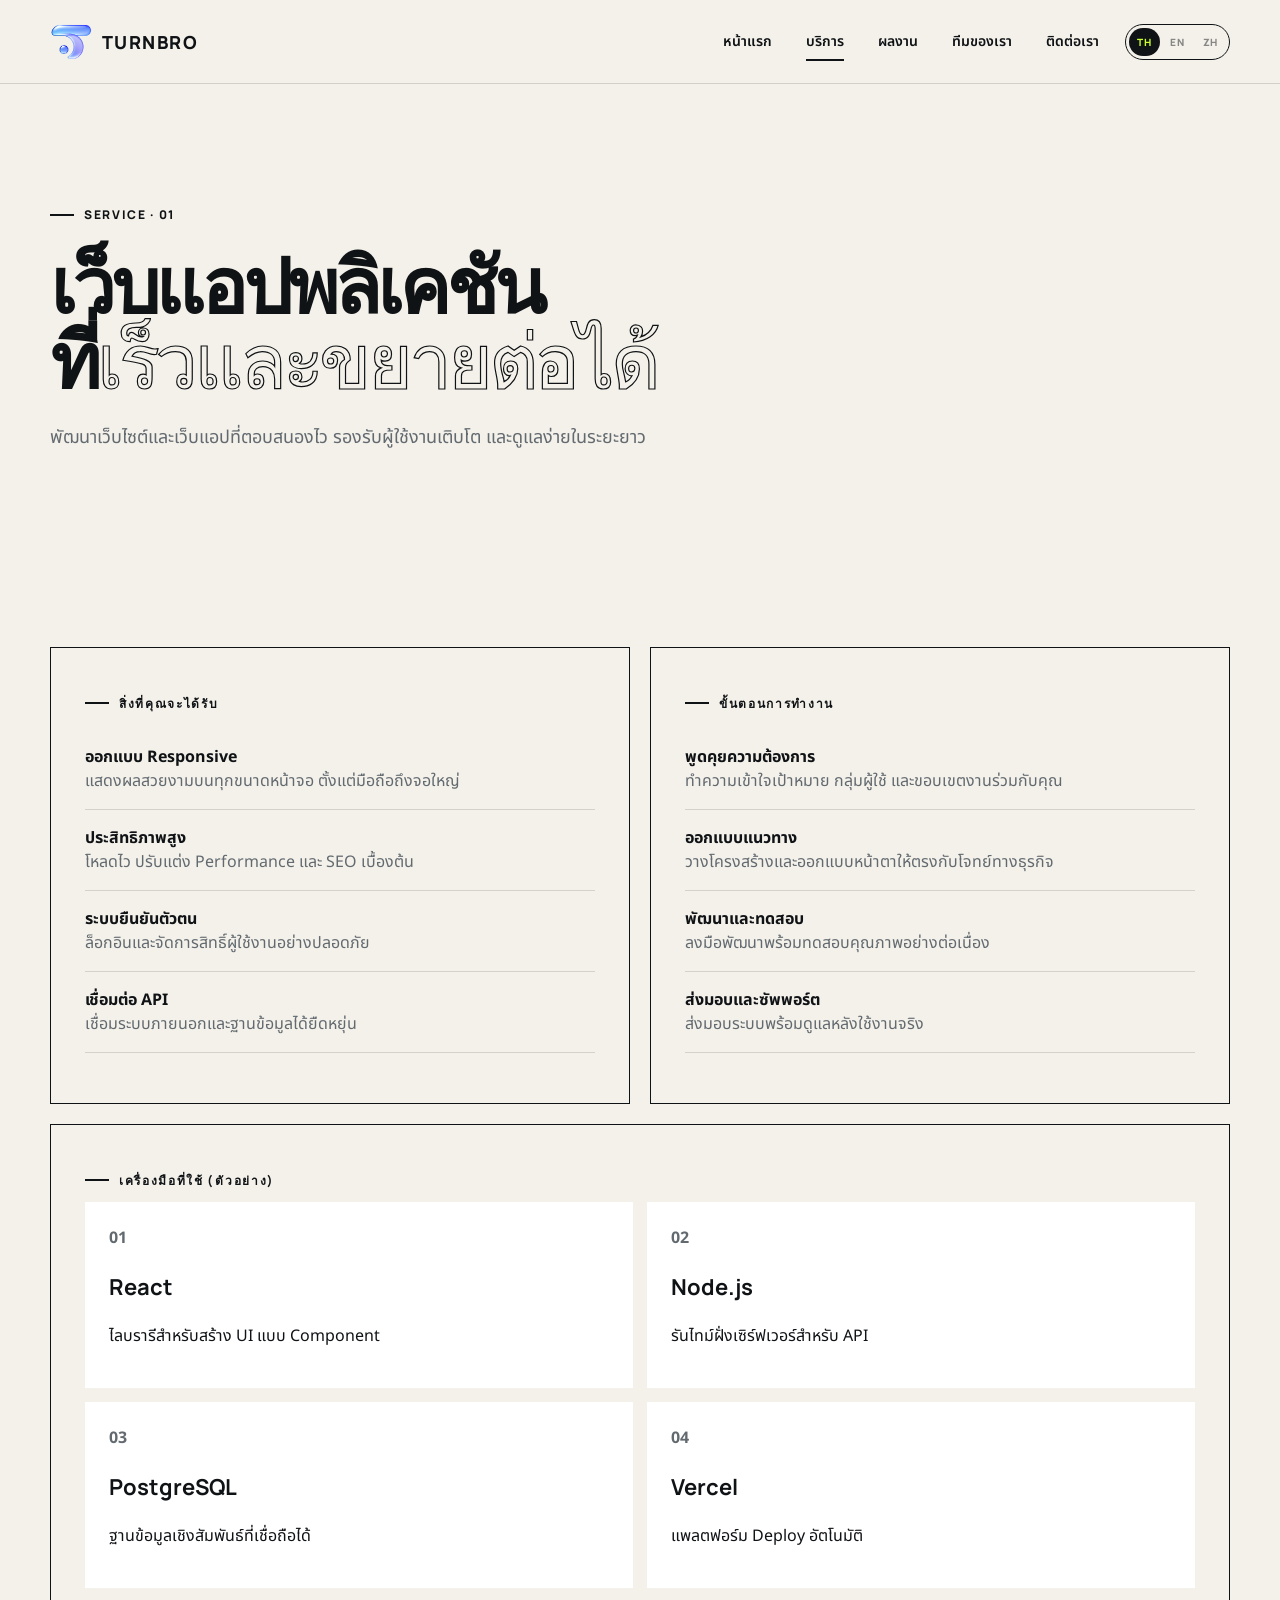
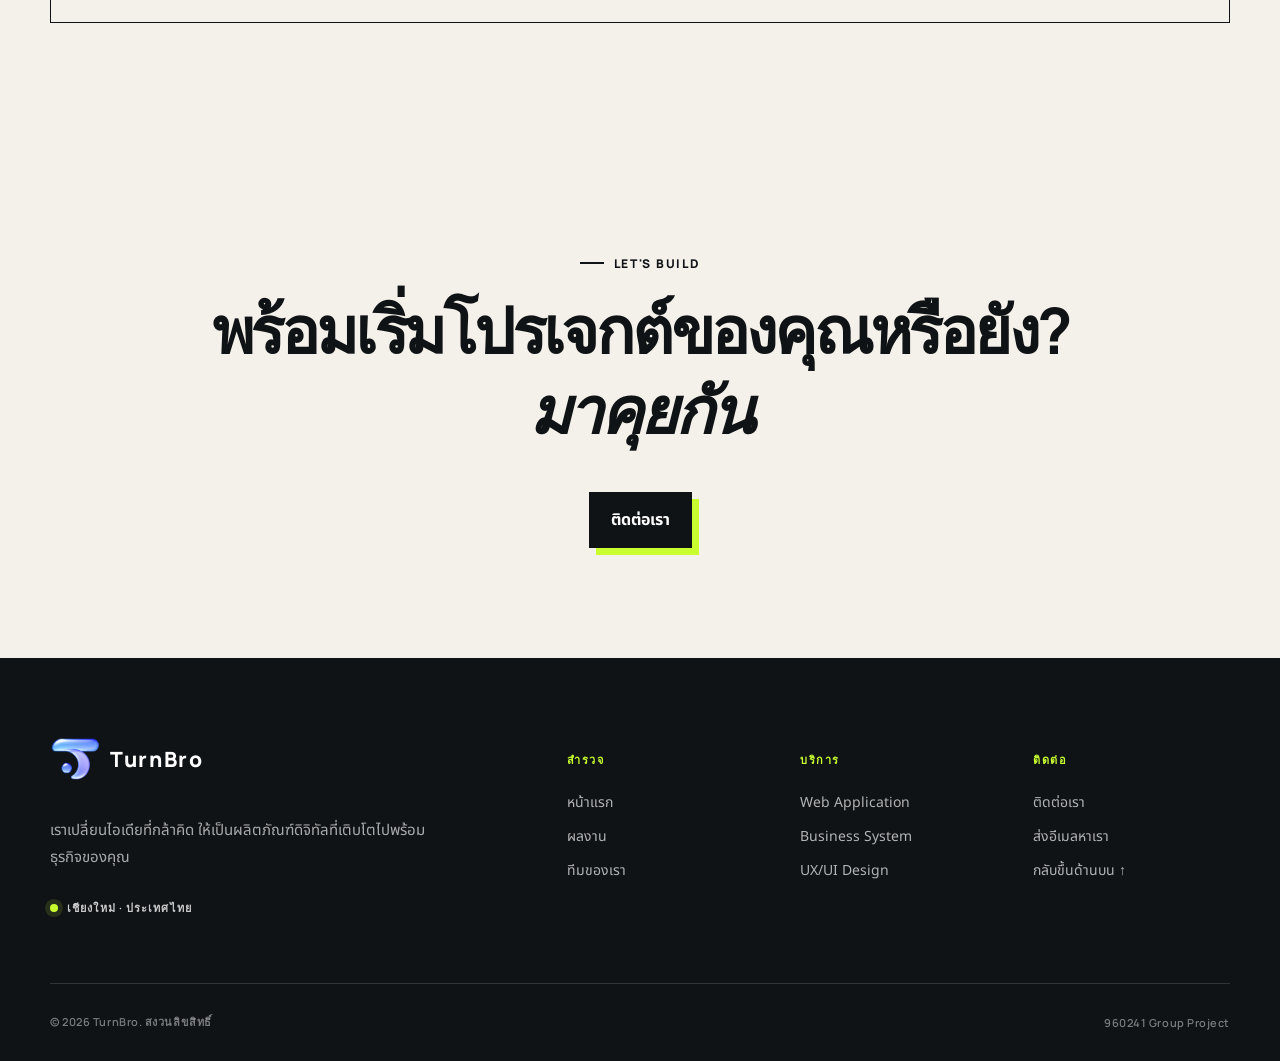
<file: web-application.html>
<!doctype html>
<html lang="th">
  <head>
    <meta charset="UTF-8">
    <meta name="viewport" content="width=device-width, initial-scale=1.0">
    <title data-i18n-title="service.web.title">Web Application | TurnBro Software</title>
    <link rel="preconnect" href="https://fonts.googleapis.com">
    <link rel="preconnect" href="https://fonts.gstatic.com" crossorigin>
    <link href="https://fonts.googleapis.com/css2?family=Manrope:wght@400;600;700;800&family=Noto+Sans+Thai:wght@400;500;600;700&display=swap" rel="stylesheet">
    <link rel="stylesheet" href="css/style.css">
    <script src="js/script.js" defer></script>
  </head>
  <body>
    <header class="site-header">
      <a class="brand" href="index.html" aria-label="TurnBro home"><img class="brand-logo" src="asset/image/logo.png" alt=""><span>TURNBRO</span></a>
      <div class="header-actions">
        <nav id="site-nav" class="site-nav" aria-label="เมนูหลัก" data-i18n-aria-label="common.mainNav">
          <a href="index.html" data-i18n="common.home">หน้าแรก</a><a class="active" href="index.html#services" data-i18n="common.services">บริการ</a><a href="index.html#work" data-i18n="common.work">ผลงาน</a><a href="team.html" data-i18n="common.team">ทีมของเรา</a><a href="contact.html" data-i18n="common.contact">ติดต่อเรา</a>
        </nav>
        <div class="language-toggle" role="group" aria-label="เลือกภาษา" data-i18n-aria-label="common.chooseLanguage"><button type="button" data-language="th" aria-label="ภาษาไทย">TH</button><button type="button" data-language="en" aria-label="English">EN</button><button type="button" data-language="zh" aria-label="简体中文">ZH</button></div>
        <button class="menu-button" type="button" aria-expanded="false" aria-controls="site-nav" data-i18n="common.menu">เมนู</button>
      </div>
    </header>

    <main>
      <section class="page-hero section-shell reveal">
        <p class="eyebrow"><span></span> SERVICE · 01</p>
        <h1 data-i18n-html="service.web.heroTitle">เว็บแอปพลิเคชัน<br>ที่<em>เร็วและขยายต่อได้</em></h1>
        <p data-i18n="service.web.heroDescription">พัฒนาเว็บไซต์และเว็บแอปที่ตอบสนองไว รองรับผู้ใช้งานเติบโต และดูแลง่ายในระยะยาว</p>
      </section>

      <section class="profile-content section-shell section-block">
        <article class="info-block reveal">
          <p class="eyebrow"><span></span> <b data-i18n="service.getTitle">สิ่งที่คุณจะได้รับ</b></p>
          <ul class="timeline">
            <li><b data-i18n="service.web.item1Title">ออกแบบ Responsive</b><span data-i18n="service.web.item1Desc">แสดงผลสวยงามบนทุกขนาดหน้าจอ ตั้งแต่มือถือถึงจอใหญ่</span></li>
            <li><b data-i18n="service.web.item2Title">ประสิทธิภาพสูง</b><span data-i18n="service.web.item2Desc">โหลดไว ปรับแต่ง Performance และ SEO เบื้องต้น</span></li>
            <li><b data-i18n="service.web.item3Title">ระบบยืนยันตัวตน</b><span data-i18n="service.web.item3Desc">ล็อกอินและจัดการสิทธิ์ผู้ใช้งานอย่างปลอดภัย</span></li>
            <li><b data-i18n="service.web.item4Title">เชื่อมต่อ API</b><span data-i18n="service.web.item4Desc">เชื่อมระบบภายนอกและฐานข้อมูลได้ยืดหยุ่น</span></li>
          </ul>
        </article>
        <article class="info-block reveal">
          <p class="eyebrow"><span></span> <b data-i18n="service.processTitle">ขั้นตอนการทำงาน</b></p>
          <ol class="timeline">
            <li><b data-i18n="service.processStep1Title">พูดคุยความต้องการ</b><span data-i18n="service.processStep1Desc">ทำความเข้าใจเป้าหมาย กลุ่มผู้ใช้ และขอบเขตงานร่วมกับคุณ</span></li>
            <li><b data-i18n="service.processStep2Title">ออกแบบแนวทาง</b><span data-i18n="service.processStep2Desc">วางโครงสร้างและออกแบบหน้าตาให้ตรงกับโจทย์ทางธุรกิจ</span></li>
            <li><b data-i18n="service.processStep3Title">พัฒนาและทดสอบ</b><span data-i18n="service.processStep3Desc">ลงมือพัฒนาพร้อมทดสอบคุณภาพอย่างต่อเนื่อง</span></li>
            <li><b data-i18n="service.processStep4Title">ส่งมอบและซัพพอร์ต</b><span data-i18n="service.processStep4Desc">ส่งมอบระบบพร้อมดูแลหลังใช้งานจริง</span></li>
          </ol>
        </article>
        <article class="info-block wide reveal">
          <p class="eyebrow"><span></span> <b data-i18n="service.toolsTitle">เครื่องมือที่ใช้ (ตัวอย่าง)</b></p>
          <div class="mini-projects">
            <div><strong>01</strong><h3>React</h3><p data-i18n="service.web.tool1">ไลบรารีสำหรับสร้าง UI แบบ Component</p></div>
            <div><strong>02</strong><h3>Node.js</h3><p data-i18n="service.web.tool2">รันไทม์ฝั่งเซิร์ฟเวอร์สำหรับ API</p></div>
            <div><strong>03</strong><h3>PostgreSQL</h3><p data-i18n="service.web.tool3">ฐานข้อมูลเชิงสัมพันธ์ที่เชื่อถือได้</p></div>
            <div><strong>04</strong><h3>Vercel</h3><p data-i18n="service.web.tool4">แพลตฟอร์ม Deploy อัตโนมัติ</p></div>
          </div>
        </article>
      </section>

      <section class="cta section-shell section-block reveal">
        <p class="eyebrow"><span></span> LET'S BUILD</p>
        <h2 data-i18n-html="service.ctaTitle">พร้อมเริ่มโปรเจกต์ของคุณหรือยัง?<br><em>มาคุยกัน</em></h2>
        <a class="button primary" href="contact.html"><span data-i18n="service.ctaButton">ติดต่อเรา</span></a>
      </section>
    </main>

    <footer class="site-footer">
      <div class="footer-main">
        <div class="footer-brand"><a class="brand" href="index.html" aria-label="TurnBro home"><img class="brand-logo" src="asset/image/logo.png" alt=""><span>TurnBro</span></a><p data-i18n="footer.tagline">เราเปลี่ยนไอเดียที่กล้าคิด ให้เป็นผลิตภัณฑ์ดิจิทัลที่เติบโตไปพร้อมธุรกิจของคุณ</p><span class="footer-location" data-i18n="footer.location">เชียงใหม่ · ประเทศไทย</span></div>
        <div class="footer-nav">
          <div><h2 data-i18n="footer.explore">สำรวจ</h2><a href="index.html" data-i18n="common.home">หน้าแรก</a><a href="index.html#work" data-i18n="common.work">ผลงาน</a><a href="team.html" data-i18n="common.team">ทีมของเรา</a></div>
          <div><h2 data-i18n="footer.services">บริการ</h2><a href="web-application.html" data-i18n="footer.webApp">Web Application</a><a href="business-system.html" data-i18n="footer.businessSystem">Business System</a><a href="ux-ui-design.html" data-i18n="footer.uxui">UX/UI Design</a></div>
          <div><h2 data-i18n="footer.connect">ติดต่อ</h2><a href="contact.html" data-i18n="common.contact">ติดต่อเรา</a><a href="mailto:hello@turnbro.example" data-i18n="footer.email">ส่งอีเมลหาเรา</a><a href="#top" data-i18n="common.backToTop">กลับขึ้นด้านบน ↑</a></div>
        </div>
      </div>
      <div class="footer-bottom"><p data-i18n="footer.copyright">© 2026 TurnBro. สงวนลิขสิทธิ์</p><p data-i18n="footer.academic">960241 Group Project</p></div>
    </footer>
  </body>
</html>
</file>
<file: css/style.css>
:root {
  --ink: #101316;
  --muted: #626a70;
  --paper: #f4f1ea;
  --white: #fff;
  --lime: #c9ff2f;
  --cyan: #2ad7e2;
  --line: rgba(16, 19, 22, .14);
  --display: "Manrope", sans-serif;
  --thai: "Noto Sans Thai", sans-serif;
  --chinese: "PingFang SC", "Microsoft YaHei", "Noto Sans SC", sans-serif;
}

* { box-sizing: border-box; }
html { scroll-behavior: smooth; }
body { margin: 0; color: var(--ink); background: var(--paper); font-family: var(--thai); }
html[lang="en"] body { font-family: var(--display); }
html[lang="zh-CN"] body { font-family: var(--chinese); }
a { color: inherit; text-decoration: none; }
.section-shell { width: min(1180px, calc(100% - 48px)); margin-inline: auto; }
.section-block { padding-block: 110px; }

.site-header { min-height: 84px; padding: 0 max(24px, calc((100vw - 1180px) / 2)); display: flex; align-items: center; justify-content: space-between; border-bottom: 1px solid var(--line); background: rgba(244,241,234,.88); position: sticky; top: 0; z-index: 20; backdrop-filter: blur(14px); }
.brand { display: inline-flex; align-items: center; gap: 10px; font-family: var(--display); font-size: 18px; font-weight: 800; letter-spacing: .08em; }
.brand-logo { width: 42px; height: 42px; display: block; object-fit: contain; }
.header-actions { display: flex; align-items: center; gap: 26px; }
.site-nav { display: flex; gap: 34px; font-size: 14px; font-weight: 600; }
.site-nav a { position: relative; }
.site-nav a::after { content: ""; position: absolute; left: 0; right: 100%; bottom: -9px; height: 2px; background: var(--ink); transition: .25s; }
.site-nav a:hover::after, .site-nav a.active::after { right: 0; }
.menu-button { display: none; border: 1px solid var(--ink); background: transparent; padding: 8px 14px; font: inherit; }
.language-toggle { padding: 3px; display: inline-flex; align-items: center; gap: 2px; border: 1px solid var(--ink); border-radius: 999px; background: transparent; color: var(--ink); font: 800 10px var(--display); letter-spacing: .06em; }
.language-toggle button { min-width: 31px; padding: 7px 8px; border: 0; border-radius: 999px; background: transparent; color: inherit; cursor: pointer; font: inherit; letter-spacing: inherit; opacity: .48; transition: background-color .2s ease, color .2s ease, opacity .2s ease; }
.language-toggle button:hover { opacity: .8; }
.language-toggle button.active { background: var(--ink); color: var(--lime); opacity: 1; }
.language-toggle button:focus-visible { outline: 3px solid var(--cyan); outline-offset: 2px; }

.hero { min-height: 700px; display: grid; grid-template-columns: 1fr 1fr; align-items: center; gap: 48px; }
.eyebrow { display: flex; align-items: center; gap: 10px; font-family: var(--display); font-size: 12px; font-weight: 800; letter-spacing: .14em; }
.eyebrow > span { width: 24px; height: 2px; background: var(--ink); }
.eyebrow > b { font-weight: inherit; }
.hero h1, .page-hero h1, .profile-intro h1 { margin: 24px 0; font-family: var(--display); font-size: clamp(50px, 6vw, 82px); line-height: .98; letter-spacing: -.055em; }
.hero h1, .contact-hero h1 { line-height: 1.25; }
.hero h1 span, .profile-intro h1 span { color: transparent; -webkit-text-stroke: 1.5px var(--ink); }
.hero-description { max-width: 610px; color: var(--muted); font-size: 17px; line-height: 1.8; }
.hero-actions { margin-top: 36px; display: flex; align-items: center; gap: 28px; }
.button { display: inline-flex; align-items: center; gap: 28px; padding: 16px 22px; font-weight: 700; }
.button.primary { background: var(--ink); color: var(--white); box-shadow: 7px 7px 0 var(--lime); }
.button.primary:hover { transform: translate(3px, 3px); box-shadow: 4px 4px 0 var(--lime); }
.text-link { font-weight: 700; border-bottom: 1px solid var(--ink); }

.hero-visual { height: 560px; position: relative; display: grid; place-items: center; overflow: hidden; }
.orbit { position: absolute; border: 1px solid rgba(16,19,22,.28); border-radius: 50%; }
.orbit-one { width: 390px; height: 390px; animation: spin 20s linear infinite; }
.orbit-two { width: 280px; height: 460px; border-style: dashed; animation: spin-reverse 32s linear infinite; }
.core-card { width: 225px; aspect-ratio: 1; padding: 28px; display: flex; flex-direction: column; justify-content: space-between; background: var(--ink); color: var(--white); box-shadow: 16px 16px 0 var(--cyan); animation: card-sway 6s ease-in-out infinite; }
.core-card strong { font-family: var(--display); font-size: 24px; line-height: 1.05; }
.core-card small { font-family: var(--display); letter-spacing: .15em; }
.core-icon { color: var(--lime); font-size: 45px; }
.float-label { position: absolute; padding: 8px 12px; background: var(--lime); font-family: var(--display); font-size: 11px; font-weight: 800; letter-spacing: .1em; }
.label-one { top: 16%; left: 7%; }.label-two { right: 6%; top: 28%; background: var(--cyan); }.label-three { left: 13%; bottom: 17%; background: var(--white); }
@keyframes spin { to { transform: rotate(360deg); } }
@keyframes spin-reverse { from { transform: rotate(48deg); } to { transform: rotate(-312deg); } }
@keyframes card-sway { 0%, 100% { transform: rotate(-6deg); } 50% { transform: rotate(-2deg); } }

.stats-bar { padding: 26px max(24px, calc((100vw - 1180px) / 2)); display: grid; grid-template-columns: repeat(4, 1fr); color: var(--white); background: var(--ink); }
.stats-bar div { display: flex; align-items: center; gap: 14px; border-right: 1px solid rgba(255,255,255,.18); justify-content: center; }
.stats-bar div:last-child { border: 0; }
.stats-bar strong { color: var(--lime); font-family: var(--display); font-size: 27px; }
.stats-bar span { font-family: var(--display); font-size: 10px; letter-spacing: .12em; }

.section-heading { max-width: 650px; }
.section-heading h2, .cta h2 { margin: 18px 0; font-family: var(--display); font-size: clamp(40px, 5vw, 64px); line-height: 1.02; letter-spacing: -.05em; }
.section-heading h2 em, .page-hero h1 em { font-weight: 400; font-style: normal; color: transparent; -webkit-text-stroke: 1.2px var(--ink); }
.section-heading > p:last-child { color: var(--muted); line-height: 1.8; }
.service-grid { margin-top: 54px; display: grid; grid-template-columns: repeat(3, 1fr); gap: 18px; }
.service-card { position: relative; z-index: 0; min-height: 300px; padding: 28px; border: 1px solid var(--ink); display: grid; grid-template-columns: 1fr auto; align-content: space-between; overflow: hidden; transition: transform .25s ease, background-color .25s ease, color .25s ease, box-shadow .25s ease; }
.service-card:hover { transform: translateY(-8px); background: var(--ink); color: var(--white); box-shadow: 8px 8px 0 var(--lime); }
.service-card.featured { background: var(--lime); }
.service-card.featured:hover { background: var(--ink); }
.service-card:hover h3, .service-card:hover p, .service-card:hover .card-number, .service-card:hover .card-icon { color: var(--white); }
.service-card h3 { grid-column: 1 / -1; margin: 70px 0 0; font-family: var(--display); font-size: 24px; }
.service-card p { grid-column: 1 / -1; margin: 10px 0 0; color: var(--muted); line-height: 1.7; }
.card-number { font-family: var(--display); font-weight: 800; }.card-icon { font-size: 34px; }

.work-section { background: var(--ink); color: var(--white); }
.section-heading.light .eyebrow > span { background: var(--lime); }
.section-heading.light h2 em { -webkit-text-stroke-color: var(--white); }
.project-grid { margin-top: 55px; display: grid; grid-template-columns: 1.25fr .75fr; gap: 18px; }
.project-card { --spot-x: 50%; --spot-y: 50%; min-height: 360px; padding: 30px; position: relative; overflow: hidden; display: flex; flex-direction: column; justify-content: flex-end; isolation: isolate; transform-style: preserve-3d; will-change: transform; box-shadow: 0 0 0 rgba(0,0,0,0); }
.project-card::before { content: ""; position: absolute; inset: -7%; z-index: -2; opacity: .95; background-repeat: no-repeat; background-size: cover; background-position: center; animation: project-artwork 9s ease-in-out infinite alternate; transition: filter .45s ease, opacity .45s ease; }
.project-card::after { content: ""; position: absolute; inset: 0; z-index: -1; pointer-events: none; opacity: 0; background: radial-gradient(circle at var(--spot-x) var(--spot-y), rgba(255,255,255,.5) 0, rgba(255,255,255,.18) 12%, transparent 34%); mix-blend-mode: screen; transition: opacity .35s ease; }
.project-card:hover { box-shadow: 0 26px 60px rgba(0,0,0,.32); }
.project-card:hover::before { filter: saturate(1.25) contrast(1.06); opacity: 1; }
.project-card:hover::after { opacity: 1; }
.project-card > * { position: relative; z-index: 1; transform: translateZ(36px); transition: transform .45s cubic-bezier(.2,.8,.2,1), letter-spacing .45s ease, opacity .45s ease; }
.project-card:hover > .project-kicker { transform: translate3d(0,-8px,42px); }
.project-card:hover > h3 { transform: translate3d(0,-7px,52px); letter-spacing: -.035em; text-shadow: 0 10px 28px rgba(0,0,0,.28); }
.project-card:hover > .project-client, .project-card:hover > .project-summary, .project-card:hover > .project-details, .project-card:hover > .project-metrics, .project-card:hover > .project-tags { transform: translate3d(0,-5px,40px); opacity: 1; }
.project-pos { grid-row: span 2; min-height: 738px; }
.project-pos::before {
  background-image: linear-gradient(to top, rgba(4,12,14,.98) 0, rgba(4,12,14,.78) 38%, rgba(4,12,14,.08) 78%), url("../asset/image/POS.png");
  background-position: center;
}
.project-school::before {
  background-image: linear-gradient(to top, rgba(25,12,52,.98) 0, rgba(35,18,70,.82) 53%, rgba(25,12,52,.18) 100%), url("../asset/image/edu.png");
  background-position: center top;
}
.project-health::before {
  background-image: linear-gradient(to top, rgba(39,12,25,.98) 0, rgba(59,20,36,.8) 54%, rgba(39,12,25,.08) 100%), url("../asset/image/Health.webp");
  background-position: 28% center;
}
.project-school::before { animation-delay: -3s; }.project-health::before { animation-delay: -6s; }
.project-kicker { width: max-content; padding: 7px 10px; margin: 0 0 7px; font-family: var(--display); font-size: 10px; font-weight: 800; letter-spacing: .15em; border: 1px solid rgba(255,255,255,.45); background: rgba(0,0,0,.13); backdrop-filter: blur(8px); }
.project-card h3 { margin: 4px 0; font-family: var(--display); font-size: 40px; }
.project-summary { max-width: 540px; margin: 0; opacity: .9; line-height: 1.65; }
.project-details { max-width: 560px; margin: 12px 0 0; color: rgba(255,255,255,.82); font-size: 13px; line-height: 1.65; }
.project-details strong { color: var(--white); font-family: var(--display); font-size: 11px; letter-spacing: .06em; text-transform: uppercase; }
.project-client { display: flex; align-items: center; gap: 9px; margin-bottom: 10px; font-family: var(--display); }
.project-client > span { padding: 4px 7px; border: 1px solid rgba(255,255,255,.45); color: rgba(255,255,255,.72); font-size: 8px; font-weight: 800; letter-spacing: .12em; }
.project-client > strong { font-size: 13px; letter-spacing: .02em; }
.project-metrics { display: flex; flex-wrap: wrap; gap: 8px; margin-top: 16px; }
.project-metrics > span { min-width: 92px; padding: 10px 12px; border-left: 2px solid var(--lime); background: rgba(0,0,0,.18); backdrop-filter: blur(6px); }
.project-metrics strong, .project-metrics small { display: block; }
.project-metrics strong { font: 800 19px var(--display); }
.project-metrics small { margin-top: 2px; color: rgba(255,255,255,.72); font-size: 9px; line-height: 1.35; }
.project-tags { display: flex; flex-wrap: wrap; gap: 7px; margin-top: 16px; }
.project-tags span { padding: 6px 9px; border: 1px solid rgba(255,255,255,.4); background: rgba(0,0,0,.14); font: 700 9px var(--display); letter-spacing: .08em; text-transform: uppercase; }
@keyframes project-artwork { 0% { transform: scale(1); } 100% { transform: scale(1.045); } }
.project-note { color: rgba(255,255,255,.55); font-size: 12px; }

.cta { text-align: center; }.cta .eyebrow { justify-content: center; }.cta h2 { line-height: 1.25; }.cta h2 span { padding-inline: 7px; background: linear-gradient(to top, var(--lime) 0 72%, transparent 72%); color: var(--ink); box-decoration-break: clone; -webkit-box-decoration-break: clone; }.cta .button { margin-top: 24px; }
.site-footer { padding: 0 max(24px, calc((100vw - 1180px) / 2)); background: var(--ink); color: var(--white); }
.footer-main { padding-block: 76px 64px; display: grid; grid-template-columns: minmax(260px, 1fr) 1.65fr; gap: clamp(60px, 9vw, 130px); }
.footer-brand .brand { width: max-content; font-size: 21px; }
.footer-brand .brand-logo { width: 50px; height: 50px; }
.footer-brand > p { max-width: 390px; margin: 26px 0 24px; color: rgba(255,255,255,.64); font-size: 15px; line-height: 1.8; }
.footer-location { display: inline-flex; align-items: center; gap: 9px; color: rgba(255,255,255,.78); font: 700 11px var(--display); letter-spacing: .1em; text-transform: uppercase; }
.footer-location::before { content: ""; width: 8px; height: 8px; border-radius: 50%; background: var(--lime); box-shadow: 0 0 0 5px rgba(201,255,47,.12); }
.footer-nav { padding-top: 17px; display: grid; grid-template-columns: repeat(3, minmax(0, 1fr)); gap: 36px; }
.footer-nav > div { display: flex; align-items: flex-start; flex-direction: column; gap: 13px; }
.footer-nav h2 { margin: 0 0 10px; color: var(--lime); font: 800 11px var(--display); letter-spacing: .14em; text-transform: uppercase; }
.footer-nav a { position: relative; color: rgba(255,255,255,.68); font-size: 14px; transition: color .2s ease, transform .2s ease; }
.footer-nav a:hover { color: var(--white); transform: translateX(4px); }
.footer-nav a::after { content: ""; position: absolute; left: 0; right: 100%; bottom: -3px; height: 1px; background: var(--lime); transition: right .2s ease; }
.footer-nav a:hover::after { right: 0; }
.footer-bottom { min-height: 78px; display: flex; align-items: center; justify-content: space-between; gap: 24px; border-top: 1px solid rgba(255,255,255,.14); color: rgba(255,255,255,.44); font: 600 11px var(--display); letter-spacing: .05em; }
.footer-bottom p { margin: 0; }

.page-hero { padding-block: 110px 65px; }.page-hero h1 { max-width: 900px; }.page-hero > p:last-child { max-width: 650px; color: var(--muted); font-size: 18px; line-height: 1.8; }
.team-grid { padding-top: 20px; display: flex; align-items: stretch; gap: 24px; }
.team-grid > .member-card { flex: 1 1 0; min-width: 0; }
.member-card { padding: 22px 22px 30px; border: 1px solid var(--ink); display: flex; flex-direction: column; }.member-avatar { height: 340px; margin-bottom: 26px; display: grid; place-items: center; overflow: hidden; background: var(--cyan); flex-shrink: 0; }.member-avatar span { font-family: var(--display); font-size: 100px; font-weight: 800; color: rgba(16,19,22,.7); }.avatar-two { background: var(--lime); }.avatar-three { background: #ff8ca4; }.avatar-four { background: #a994ff; }
.avatar-animated { background: linear-gradient(120deg, #daffea, #e8ffe7, #fdffe4, #fff1e5, #ffe4e4, #ffe4fb, #f5e4ff, #e4f0ff, #e4faff, #dcffe4); background-size: 300% 300%; animation: avatar-gradient-shift 10s ease-in-out infinite; }
.avatar-animated span { color: rgba(16,19,22,.55); text-shadow: 0 2px 18px rgba(255,255,255,.6); }
.member-avatar img { width: 100%; height: 100%; object-fit: cover; }
.member-avatar img.portrait-contain { object-fit: contain; object-position: center bottom; }
@keyframes avatar-gradient-shift { 0% { background-position: 0% 50%; } 50% { background-position: 100% 50%; } 100% { background-position: 0% 50%; } }
@media (prefers-reduced-motion: reduce) { .avatar-animated { animation: none; } }
.member-card > p { font-family: var(--display); font-size: 10px; font-weight: 800; letter-spacing: .13em; }.member-card h2 { margin: 7px 0; font-family: var(--display); font-size: 30px; }.member-card > span { display: block; padding-bottom: 24px; color: var(--muted); }.member-card > a { margin-top: auto; display: flex; justify-content: space-between; border-top: 1px solid var(--line); padding-top: 18px; font-weight: 700; }.member-card small { margin-top: auto; display: block; padding-top: 24px; color: var(--muted); }

.profile-hero { min-height: 660px; display: grid; grid-template-columns: .8fr 1.2fr; gap: 70px; align-items: center; }.profile-photo { height: 480px; display: grid; place-items: center; align-content: center; gap: 20px; background: var(--lime); border: 1px solid var(--ink); box-shadow: 12px 12px 0 var(--ink); }.profile-photo span { font-family: var(--display); font-size: 150px; font-weight: 800; }.profile-photo small { color: var(--muted); }.profile-intro h1 { margin-bottom: 8px; }.profile-intro h2 { font-family: var(--display); }.profile-intro > p { color: var(--muted); line-height: 1.8; }.skill-list { display: flex; flex-wrap: wrap; gap: 8px; margin-top: 24px; }.skill-list span { padding: 7px 12px; border: 1px solid var(--ink); font: 700 11px var(--display); }
.profile-content { display: grid; grid-template-columns: repeat(2, 1fr); gap: 20px; }.info-block { padding: 34px; border: 1px solid var(--ink); }.info-block.wide { grid-column: 1 / -1; }.info-block h2 { font: 700 32px var(--display); }.info-block > p:last-child { color: var(--muted); line-height: 1.8; }.timeline { padding: 0; list-style: none; }.timeline li { padding: 16px 0; display: flex; flex-direction: column; border-bottom: 1px solid var(--line); }.timeline span { color: var(--muted); }.mini-projects { display: grid; grid-template-columns: 1fr 1fr; gap: 14px; }.mini-projects > div { padding: 24px; background: var(--white); }.mini-projects strong { color: var(--muted); }.mini-projects h3 { font: 700 22px var(--display); }

.contact-grid { padding-top: 20px; display: grid; grid-template-columns: .85fr 1.15fr; gap: 24px; align-items: stretch; }
.contact-grid .info-block { display: flex; flex-direction: column; }
.contact-info .contact-map { margin-top: auto; }
.contact-list { padding: 0; margin: 22px 0 0; list-style: none; }
.contact-list li { padding: 16px 0; display: flex; flex-direction: column; gap: 4px; border-bottom: 1px solid var(--line); }
.contact-list li b { font-family: var(--display); font-size: 11px; font-weight: 800; letter-spacing: .1em; text-transform: uppercase; }
.contact-list li span { color: var(--muted); line-height: 1.7; }
.contact-map { margin-top: 22px; height: 260px; border: 1px solid var(--ink); overflow: hidden; }
.contact-map iframe { width: 100%; height: 100%; border: 0; filter: grayscale(.15) contrast(1.05); }
.contact-form { margin-top: 22px; display: grid; gap: 16px; }
.contact-form label { display: grid; gap: 8px; font: 700 12px var(--display); letter-spacing: .04em; }
.contact-form input, .contact-form textarea { padding: 12px 14px; border: 1px solid var(--ink); background: var(--white); color: var(--ink); font: 400 15px var(--thai); resize: vertical; }
.contact-form input:focus, .contact-form textarea:focus { outline: 3px solid var(--cyan); outline-offset: 1px; }
.contact-form .button { justify-self: start; border: 0; cursor: pointer; }
.contact-form-note { margin-top: 16px; color: var(--muted); font-size: 12px; }

.external-confirm-overlay { position: fixed; inset: 0; z-index: 100; display: grid; place-items: center; padding: 24px; background: rgba(16,19,22,.55); backdrop-filter: blur(4px); opacity: 0; pointer-events: none; transition: opacity .2s ease; }
.external-confirm-overlay.open { opacity: 1; pointer-events: auto; }
.external-confirm-modal { width: min(420px, 100%); padding: 32px; background: var(--paper); border: 1px solid var(--ink); box-shadow: 10px 10px 0 var(--lime); transform: translateY(12px); transition: transform .2s ease; }
.external-confirm-overlay.open .external-confirm-modal { transform: translateY(0); }
.external-confirm-modal h3 { margin: 14px 0 10px; font-family: var(--display); font-size: 28px; letter-spacing: -.03em; }
.external-confirm-modal > p { color: var(--muted); line-height: 1.7; }
.external-confirm-url { margin-top: 4px; padding: 10px 12px; border: 1px solid var(--line); font-family: var(--display); font-size: 13px; font-weight: 700; word-break: break-all; color: var(--ink) !important; }
.external-confirm-actions { margin-top: 24px; display: flex; gap: 12px; }
.external-confirm-cancel { padding: 14px 20px; border: 1px solid var(--ink); background: transparent; color: var(--ink); font: 700 14px var(--display); cursor: pointer; }
.external-confirm-cancel:hover { background: var(--ink); color: var(--white); }
.external-confirm-actions .button.primary { padding: 14px 20px; }
@media (prefers-reduced-motion: reduce) { .external-confirm-overlay, .external-confirm-modal { transition: none; } }

.reveal { opacity: 0; transform: translateY(18px); transition: opacity .65s ease, transform .65s ease; }.reveal.visible { opacity: 1; transform: none; }
.project-card.reveal.visible { transition: transform .16s ease-out, box-shadow .45s ease, opacity .65s ease; }
@media (prefers-reduced-motion: reduce) { html { scroll-behavior: auto; }.reveal { opacity: 1; transform: none; transition: none; }.orbit, .core-card, .project-card::before { animation: none; }.orbit-two { transform: rotate(48deg); }.core-card { transform: rotate(-6deg); }.project-card, .project-card > * { transform: none !important; transition: none; } }

@media (hover: none), (pointer: coarse) {
  .project-card::after { display: none; }
  .project-card:hover { box-shadow: none; }
  .project-card > * { transform: none; }
}

@media (max-width: 820px) {
  .section-shell { width: min(100% - 30px, 620px); }.section-block { padding-block: 75px; }
  .header-actions { gap: 10px; }.menu-button { display: block; }.site-nav:not(.always-visible) { display: none; position: absolute; top: 84px; left: 0; right: 0; padding: 24px; flex-direction: column; background: var(--paper); border-bottom: 1px solid var(--ink); }.site-nav.open { display: flex; }
  .hero { padding-block: 70px; grid-template-columns: 1fr; }.hero-visual { height: 560px; }.hero h1 { font-size: clamp(47px, 13vw, 70px); }
  .stats-bar { grid-template-columns: 1fr 1fr; gap: 24px 0; }.stats-bar div:nth-child(2) { border: 0; }
  .team-grid { flex-direction: column; }.service-grid, .project-grid, .profile-content, .contact-grid { grid-template-columns: 1fr; }.project-pos { grid-row: auto; min-height: 480px; }.info-block.wide { grid-column: auto; }
  .profile-hero { padding-block: 60px; grid-template-columns: 1fr; gap: 45px; }.profile-photo { height: 400px; }.mini-projects { grid-template-columns: 1fr; }
  .footer-main { padding-block: 58px 46px; grid-template-columns: 1fr; gap: 48px; }.footer-nav { padding-top: 0; gap: 26px; }.footer-bottom { padding-block: 24px; min-height: 0; }
}

@media (max-width: 500px) {
  .site-header { min-height: 72px; }.site-nav:not(.always-visible) { top: 72px; }.always-visible a { font-size: 12px; }.language-toggle button { min-width: 27px; padding: 6px; }.site-header .brand > span:last-child { display: none; }
  .hero-actions { align-items: flex-start; flex-direction: column; }.hero-visual { height: 380px; }.orbit-one { width: 260px; height: 260px; }.orbit-two { width: 170px; height: 290px; }.core-card { width: 180px; }
  .stats-bar { grid-template-columns: 1fr; }.stats-bar div { border-right: 0; border-bottom: 1px solid rgba(255,255,255,.16); padding-bottom: 16px; }.stats-bar div:last-child { border: 0; }
  .member-avatar { height: 270px; }.profile-photo { height: 340px; }.project-card { padding: 24px; }
  .footer-main { padding-block: 48px 38px; }.footer-nav { grid-template-columns: 1fr 1fr; row-gap: 36px; }.footer-nav > div:last-child { grid-column: 1 / -1; }.footer-bottom { align-items: flex-start; flex-direction: column; gap: 8px; }
}
</file>
